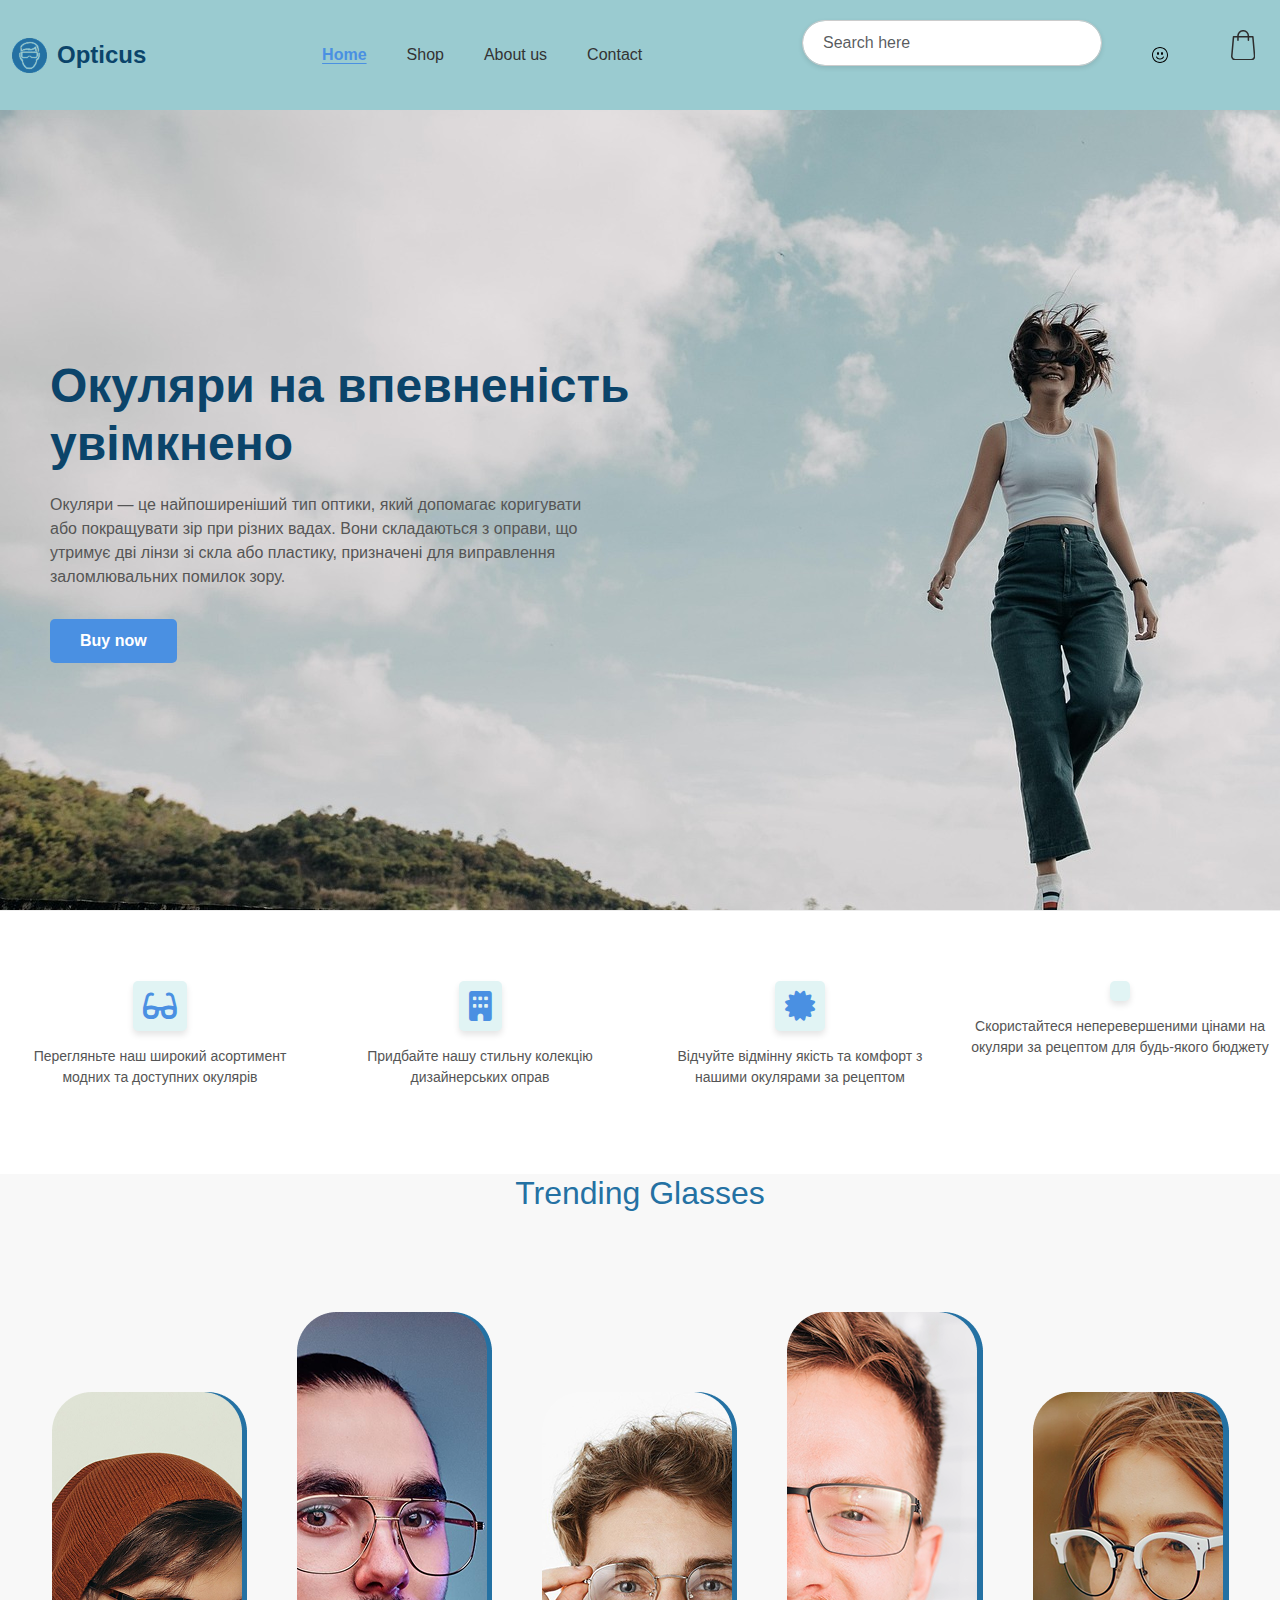
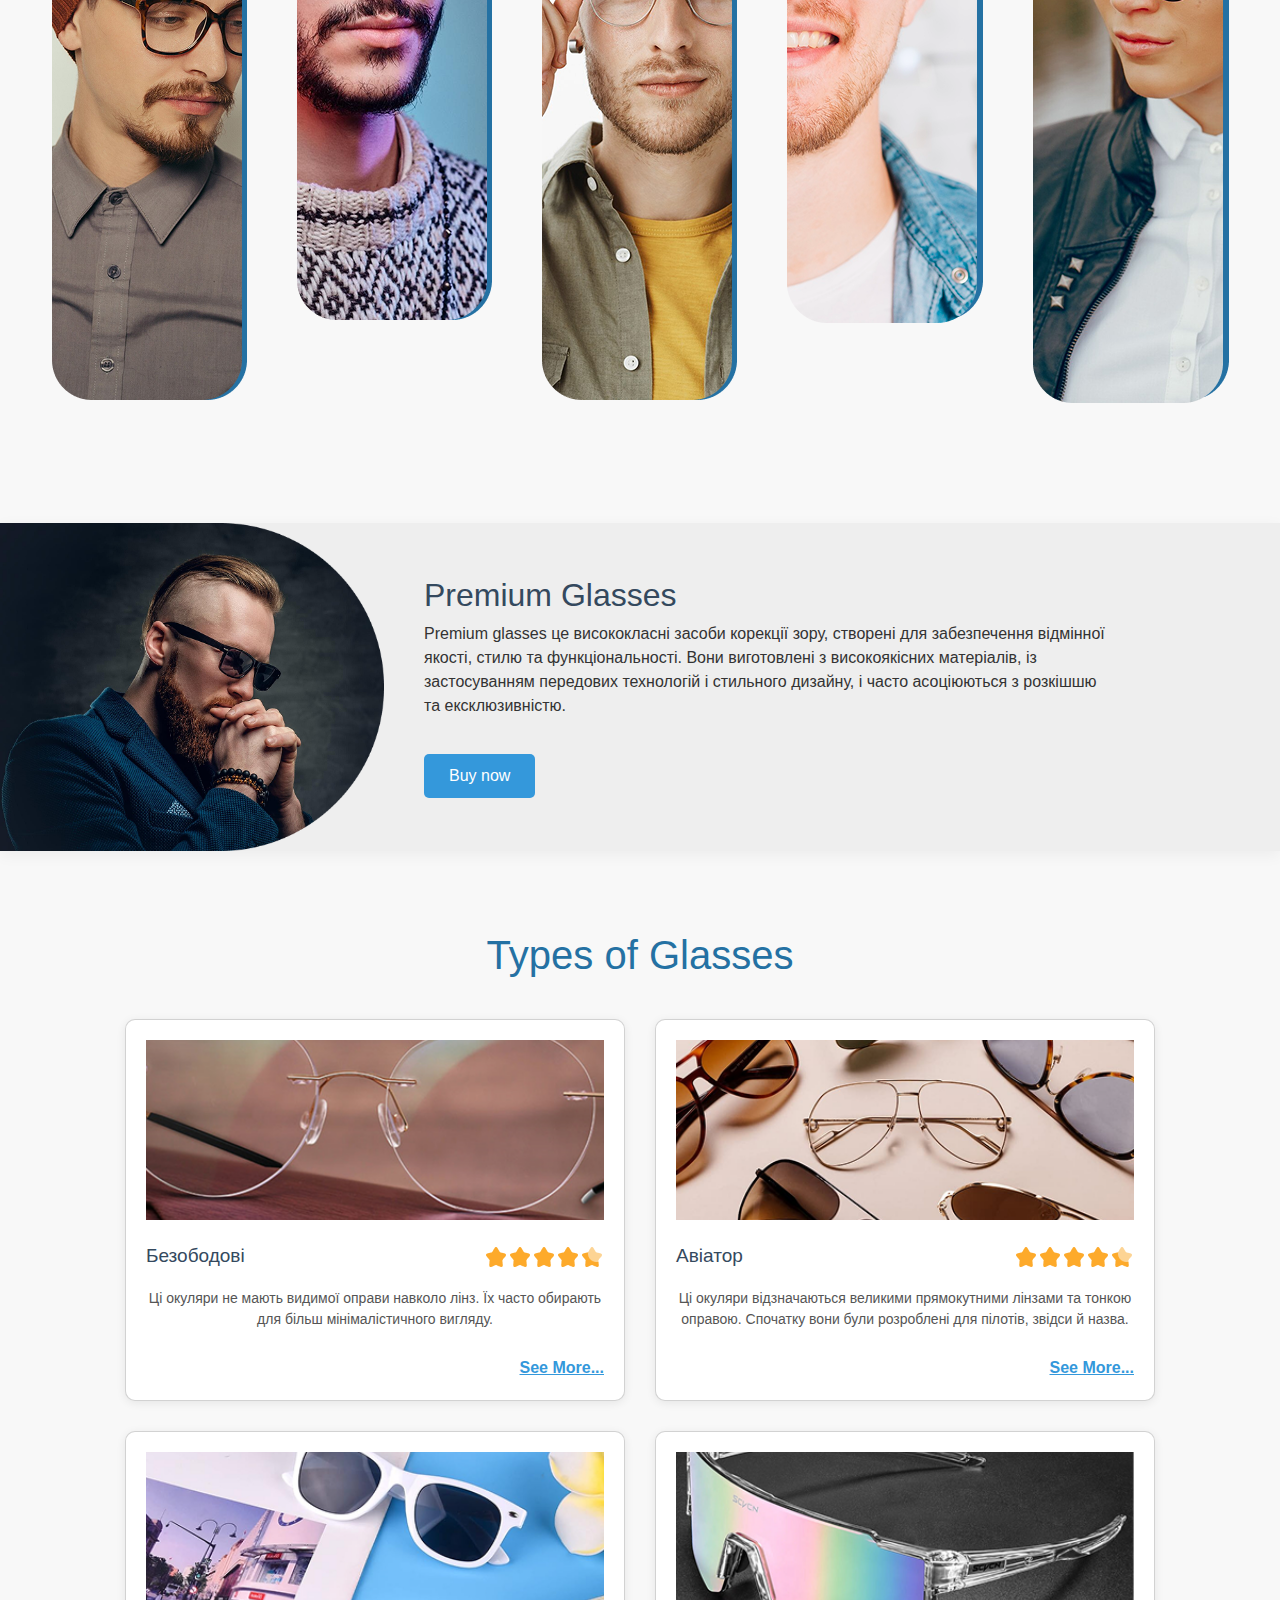
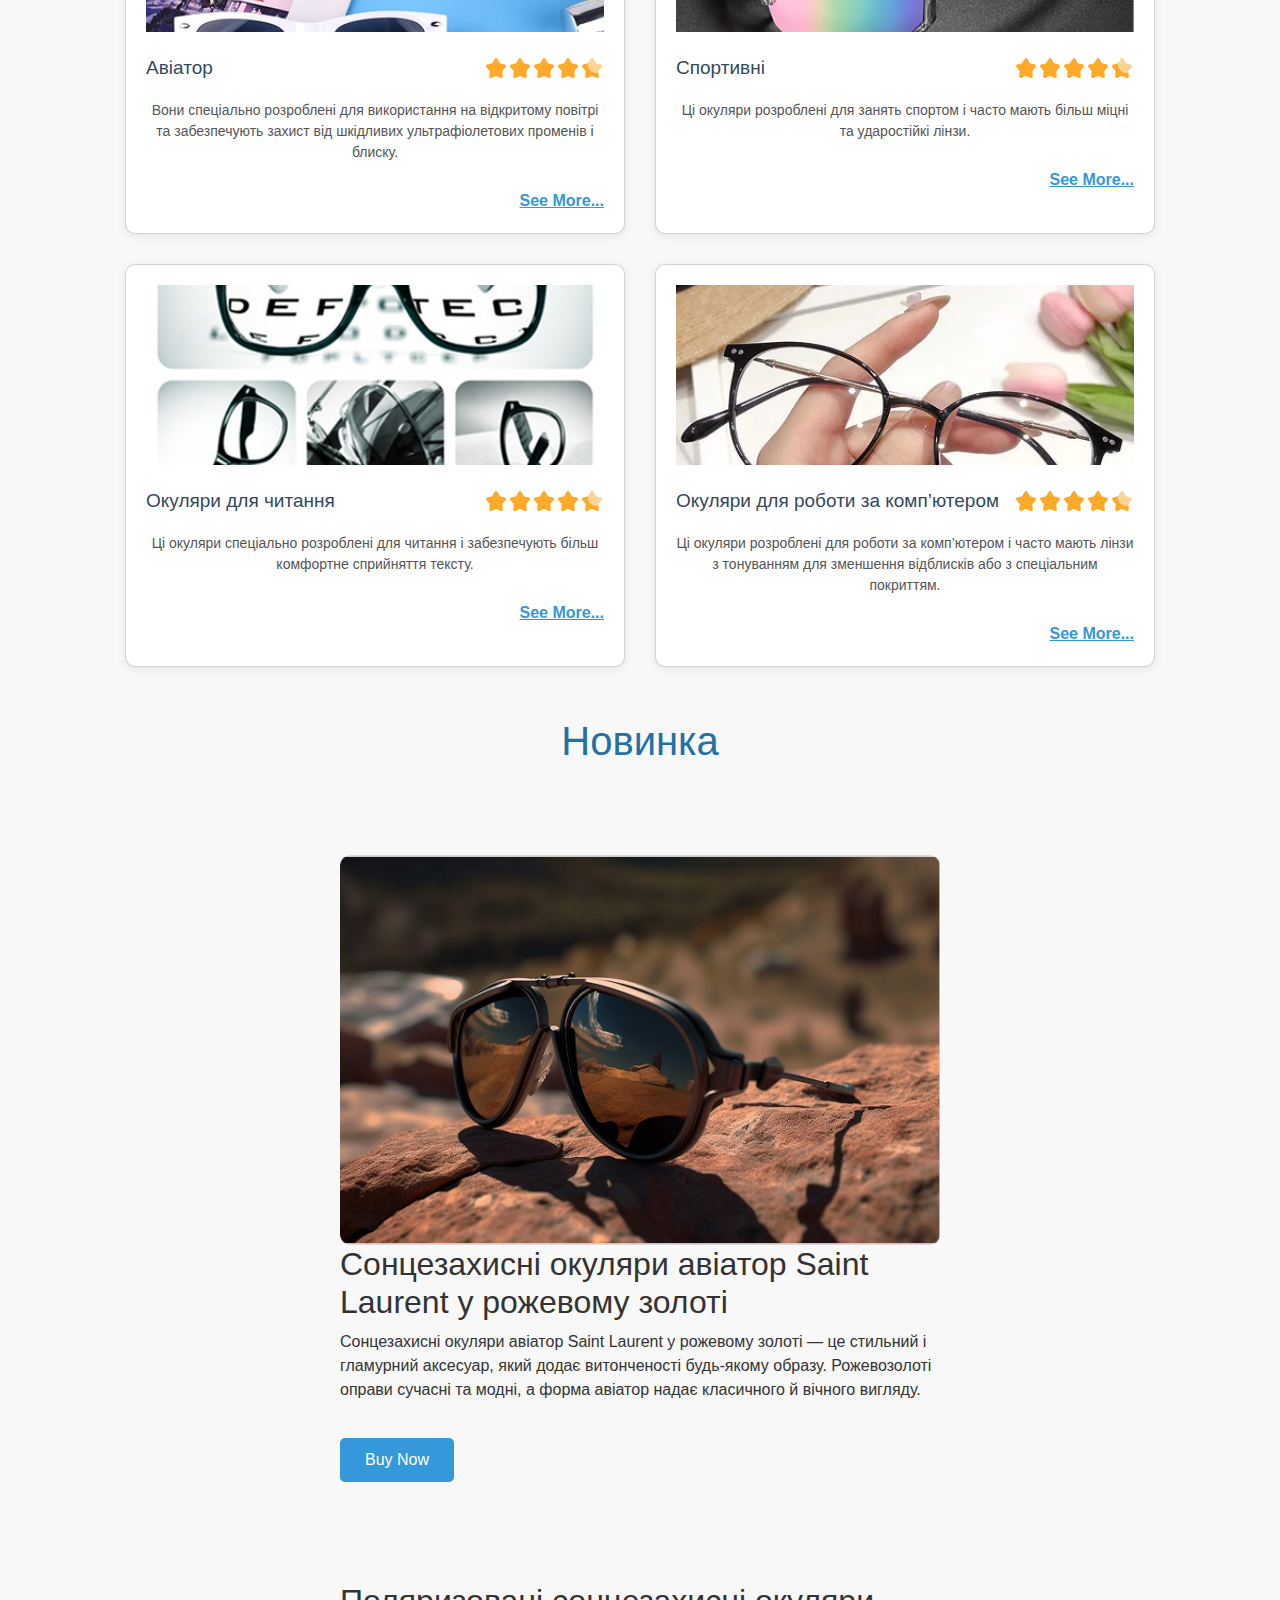
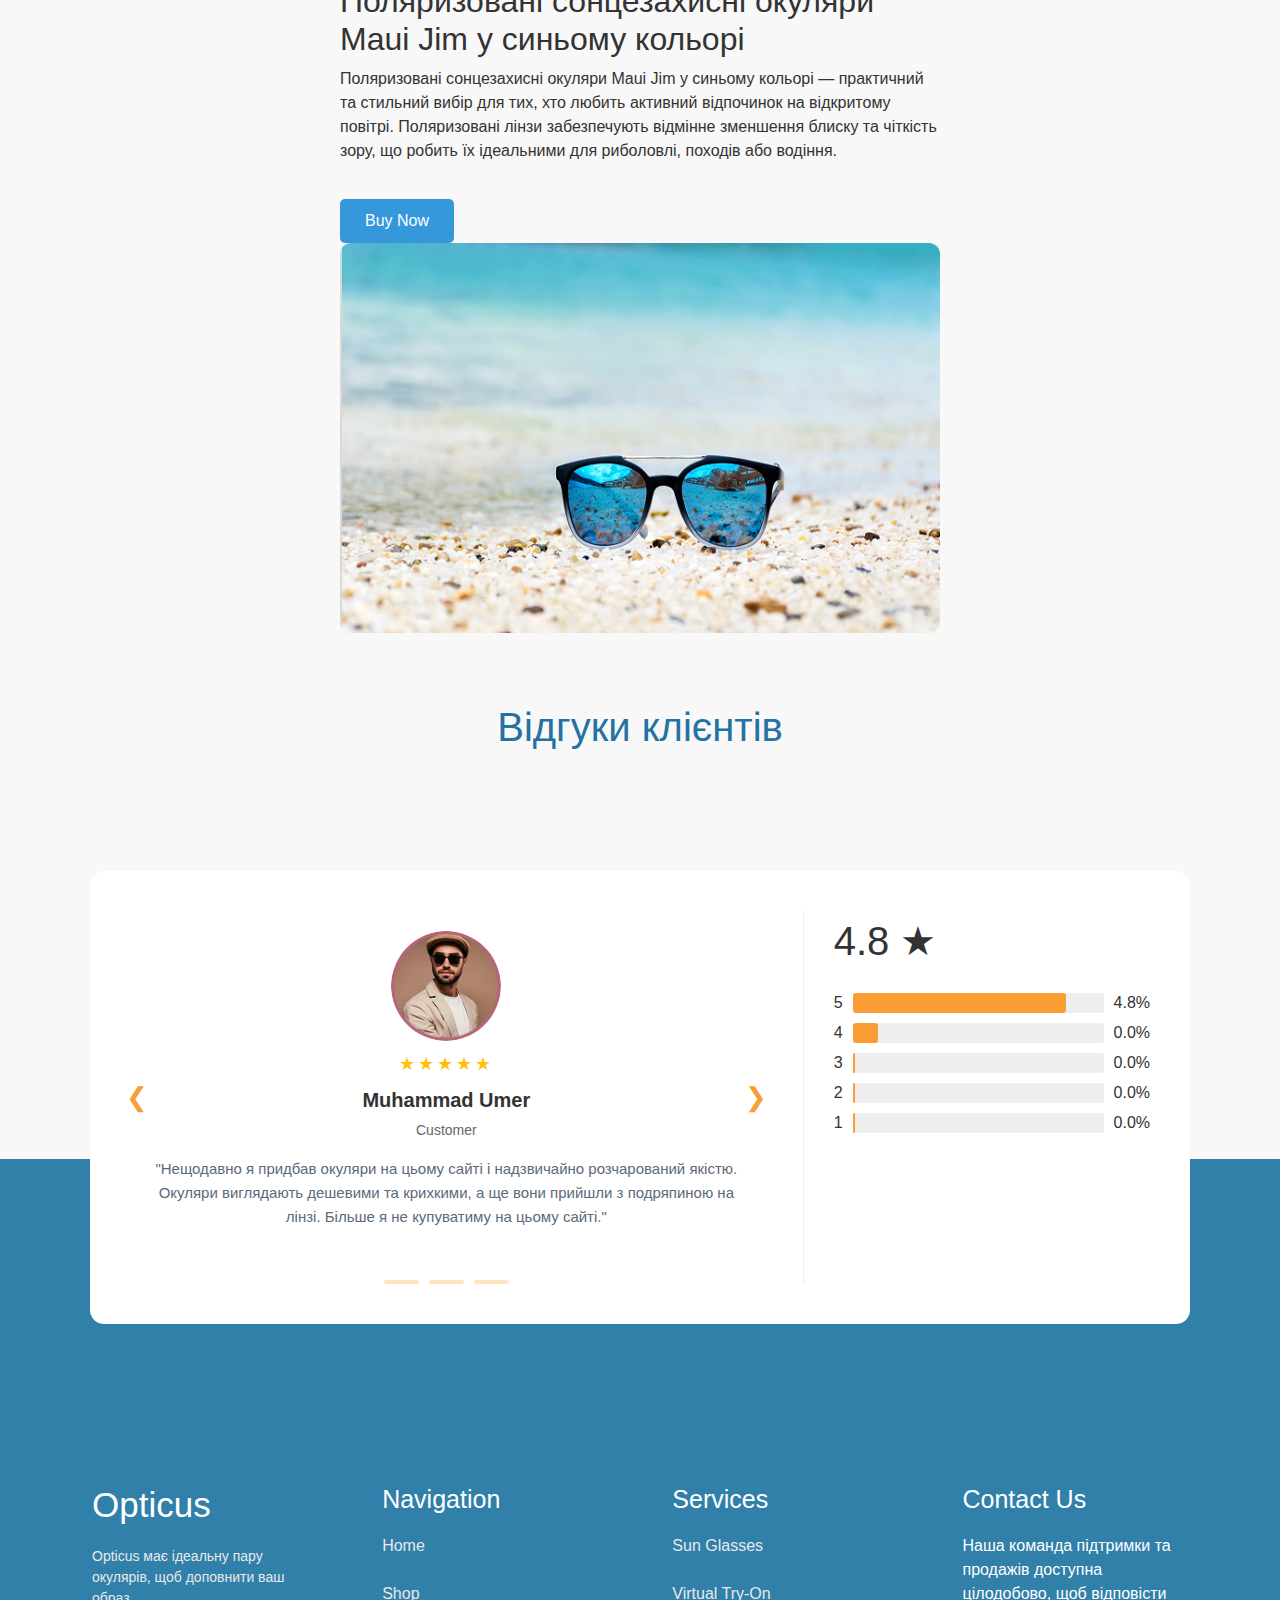
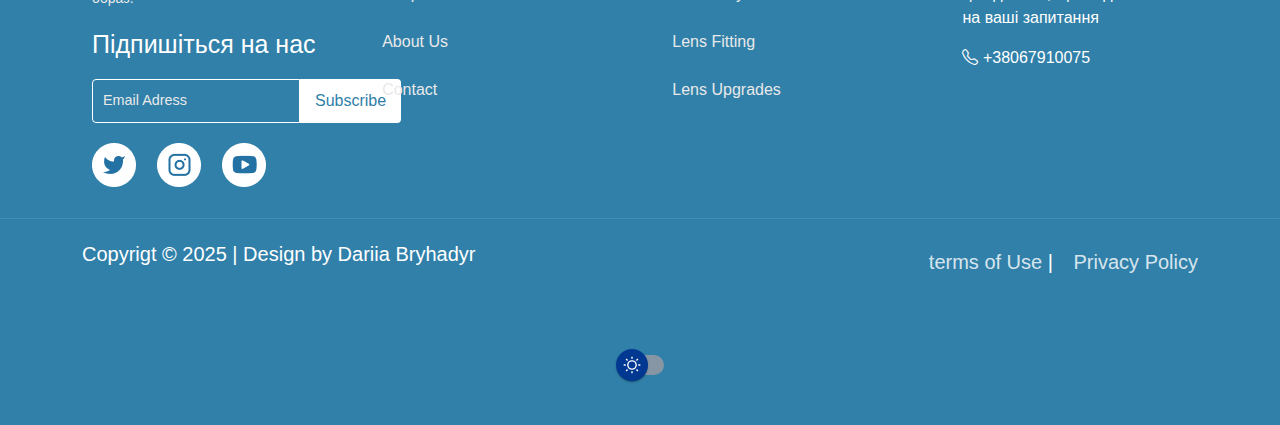
<file: index.html>
<!doctype html>
<html lang="uk">

<head>
    <meta charset="UTF-8">
    <meta name="viewport" content="width=device-width, initial-scale=1.0">
    <title>Opticus - Окуляри твоїх мрій</title>
    <link rel="stylesheet" href="https://cdn.jsdelivr.net/npm/bootstrap-icons@1.11.3/font/bootstrap-icons.min.css">
    <link href="https://cdn.jsdelivr.net/npm/bootstrap@5.3.3/dist/css/bootstrap.min.css" rel="stylesheet"
        integrity="sha384-QWTKZyjpPEjISv5WaRU9OFeRpok6YctnYmDr5pNlyT2bRjXh0JMhjY6hW+ALEwIH" crossorigin="anonymous">
    <link rel="stylesheet" href="https://cdnjs.cloudflare.com/ajax/libs/font-awesome/6.0.0-beta3/css/all.min.css">
    <link rel="stylesheet" href="style.css">
</head>

<body>

    <header class="navbar opticus-header">
        <div class="container-fluid container-xl">
            <a class="navbar-brand opticus-brand" href="index.html"><img class="logo" src="img/logo.png"> Opticus</a>

            <div class="opticus-center-block">
                <ul class="opticus-nav">
                    <li class="nat-item"><a class="nav-link current" href="index.html">Home</a></li>
                    <li class="nat-item"><a class="nav-link" href="index2.html">Shop</a></li>
                    <li class="nat-item"><a class="nav-link" href="#">About us</a></li>
                    <li class="nat-item"><a class="nav-link" href="#footer">Contact</a></li>
                </ul>
            </div>

            <div class="right-part">
                <div class="opticus-search-box">
                    <input class="form-control" type="search" placeholder="Search here" aria-label="Search">
                </div>

                <img src="img/account.svg">

                <button class="btn-cart" id="cartBtn">
                    <svg class="icon-cart" viewBox="0 0 24.38 30.52" height="30.52" width="24.38"
                        xmlns="http://www.w3.org/2000/svg">
                        <path transform="translate(-3.62 -0.85)"
                            d="M28,27.3,26.24,7.51a.75.75,0,0,0-.76-.69h-3.7a6,6,0,0,0-12,0H6.13a.76.76,0,0,0-.76.69L3.62,27.3v.07a4.29,4.29,0,0,0,4.52,4H23.48a4.29,4.29,0,0,0,4.52-4ZM15.81,2.37a4.47,4.47,0,0,1,4.46,4.45H11.35a4.47,4.47,0,0,1,4.46-4.45Zm7.67,27.48H8.13a2.79,2.79,0,0,1-3-2.45L6.83,8.34h3V11a.76.76,0,0,0,1.52,0V8.34h8.92V11a.76.76,0,0,0,1.52,0V8.34h3L26.48,27.4a2.79,2.79,0,0,1-3,2.44Zm0,0">
                        </path>
                    </svg>
                    <span class="cart-counter">0</span>
                </button>

            </div>
        </div>
    </header>
    <section class="first-section">
        <div class="first-section-text">
            <h1 class="first-section-title">
                Окуляри на впевненість <br>увімкнено
            </h1>
            <p class="first-section-description">
                Окуляри — це найпоширеніший тип оптики, який допомагає коригувати або покращувати зір при різних
                вадах. Вони складаються з оправи, що утримує дві лінзи зі скла або пластику, призначені для
                виправлення заломлювальних помилок зору.
            </p>
            <a href="#" class="btn first-section-btn">Buy now</a>
        </div>
    </section>

    <section class="features-section">
        <div class="container-xl">
            <div class="row text-center">
                <div class="col-md-3 feature-item">
                    <i class="fas fa-glasses feature-icon"></i>
                    <p>Перегляньте наш широкий асортимент модних та доступних окулярів</p>
                </div>
                <div class="col-md-3 feature-item">
                    <i class="fas fa-building feature-icon"></i>
                    <p>Придбайте нашу стильну колекцію дизайнерських оправ</p>
                </div>
                <div class="col-md-3 feature-item">
                    <i class="fas fa-certificate feature-icon"></i>
                    <p>Відчуйте відмінну якість та комфорт з нашими окулярами за рецептом</p>
                </div>
                <div class="col-md-3 feature-item">
                    <i class="fas fa-shopping feature-icon"></i>
                    <p>Скористайтеся неперевершеними цінами на окуляри за рецептом для будь-якого бюджету</p>
                </div>
            </div>
        </div>
    </section>
    <script src="https://cdn.jsdelivr.net/npm/bootstrap@5.3.3/dist/js/bootstrap.bundle.min.js"></script>
</body>

<section class="glasses">
    <h2>Trending Glasses</h2>
    <div class="five-blocks">
        <div class="first">
            <img src="img/2.png">
        </div>
        <div class="second">
            <img src="img/3.png">
        </div>
        <div class="third">
            <img src="img/4.png">
        </div>
        <div class="fourth">
            <img src="img/5.png">
        </div>
        <div class="fifth">
            <img src="img/6.png">
        </div>
    </div>
</section>

<section class="section-content">
    <div class="premium-banner">
        <div class="banner-image">
            <img src="img/7.png">
        </div>
        <div class="banner-text">
            <h2>Premium Glasses</h2>
            <p>Premium glasses це висококласні засоби корекції зору, створені для забезпечення відмінної якості, стилю
                та функціональності. Вони виготовлені з високоякісних матеріалів, із застосуванням передових технологій
                і стильного дизайну, і часто асоціюються з розкішшю та ексклюзивністю.</p>
            <button class="buy-button">Buy now</button>
        </div>
    </div>
</section>

<h2 class="types-heading">Types of Glasses</h2>
<div class="glasses-blocks">

    <div class="card">
        <div class="card-image">
            <img src="img/8.png" alt="Безободові окуляри">
        </div>
        <div class="rating">
            <h3>Безободові</h3><img src="img/12.png">
        </div>
        <p>Ці окуляри не мають видимої оправи навколо лінз. Їх часто обирають для більш мінімалістичного вигляду.</p>
        <a href="#">See More...</a>
    </div>

    <div class="card">
        <div class="card-image">
            <img src="img/9.png" alt="Окуляри Авіатор">
        </div>
        <div class="rating">
            <h3>Авіатор</h3><img src="img/12.png">
        </div>
        <p>Ці окуляри відзначаються великими прямокутними лінзами та тонкою оправою. Спочатку вони були розроблені для
            пілотів, звідси й назва.</p>
        <a href="#">See More...</a>
    </div>

    <div class="card">
        <div class="card-image">
            <img src="img/10.png" alt="Сонцезахисні окуляри">
        </div>
        <div class="rating">
            <h3>Авіатор</h3><img src="img/12.png">
        </div>
        <p>Вони спеціально розроблені для використання на відкритому повітрі та забезпечують захист від шкідливих
            ультрафіолетових променів і блиску.</p>
        <a href="#">See More...</a>
    </div>

    <div class="card">
        <div class="card-image">
            <img src="img/11.png" alt="Спортивні окуляри">
        </div>
        <div class="rating">
            <h3>Спортивні</h3><img src="img/12.png">
        </div>
        <p>Ці окуляри розроблені для занять спортом і часто мають більш міцні та ударостійкі лінзи.</p>
        <a href="#">See More...</a>
    </div>

    <div class="card">
        <div class="card-image">
            <img src="img/13.png" alt="Окуляри для читання">
        </div>
        <div class="rating">
            <h3>Окуляри для читання</h3><img src="img/12.png">
        </div>
        <p>Ці окуляри спеціально розроблені для читання і забезпечують більш комфортне сприйняття тексту.</p>
        <a href="#">See More...</a>
    </div>

    <div class="card">
        <div class="card-image">
            <img src="img/14.png" alt="Окуляри для роботи за комп’ютером">
        </div>
        <div class="rating">
            <h3>Окуляри для роботи за комп’ютером</h3><img src="img/12.png">
        </div>
        <p>Ці окуляри розроблені для роботи за комп’ютером і часто мають лінзи з тонуванням для зменшення відблисків або
            з спеціальним покриттям.</p>
        <a href="#">See More...</a>
    </div>
</div>
    


    <section class="news">
        <h2 class="types-heading">Новинка</h2>
        <div class="news-first-row">
            <div>
                <img src="img/15.png">
            </div>
            <div class="news-text">
                <h2>Сонцезахисні окуляри авіатор Saint Laurent у рожевому золоті</h2>
                <p>Сонцезахисні окуляри авіатор Saint Laurent у рожевому золоті — це стильний і гламурний аксесуар, який
                    додає витонченості будь-якому образу. Рожевозолоті оправи сучасні та модні, а форма авіатор надає
                    класичного й вічного вигляду.</p>
                <button class="buy-button">Buy Now</button>
            </div>
        </div>
        <div class="news-second-row">
            <div class="news-text">
                <h2>Поляризовані сонцезахисні окуляри Maui Jim у синьому кольорі</h2>
                <p>Поляризовані сонцезахисні окуляри Maui Jim у синьому кольорі — практичний та стильний вибір для тих,
                    хто любить активний відпочинок на відкритому повітрі. Поляризовані лінзи забезпечують відмінне
                    зменшення блиску та чіткість зору, що робить їх ідеальними для риболовлі, походів або водіння.</p>
                <button class="buy-button">Buy Now</button>
            </div>
            <div>
                <img src="img/16.png">
            </div>
        </div>
    </section>


    <h2 class="types-heading">Відгуки клієнтів</h2>


    <section class="reviews-section">
        <div class="reviews-wrapper">


            <!-- ----------- ЛІВА ЧАСТИНА — КАРУСЕЛЬ ----------- -->
            <div class="review-carousel">


                <div class="carousel-track-container">
                    <div class="carousel-track">


                        <!-- СЛАЙД 1 -->
                        <div class="review-slide">
                            <img src="img/17.png" class="avatar">
                            <div class="stars">★★★★★</div>
                            <h3 class="name">Muhammad Umer</h3>
                            <p class="role">Customer</p>


                            <p class="text">
                                "Нещодавно я придбав окуляри на цьому сайті і надзвичайно розчарований якістю. Окуляри
                                виглядають дешевими та крихкими, а ще вони прийшли з подряпиною на лінзі. Більше я не
                                купуватиму на цьому сайті."
                            </p>
                        </div>


                        <!-- СЛАЙД 2 -->
                        <div class="review-slide">
                            <img src="img/17.png" class="avatar">
                            <div class="stars">★★★★★</div>
                            <h3 class="name">Anna Kowalchuk</h3>
                            <p class="role">Verified Buyer</p>


                            <p class="text">
                                "Я дуже задоволена своєю покупкою..."
                            </p>
                        </div>


                        <!-- СЛАЙД 3 -->
                        <div class="review-slide">
                            <img src="img/17.png" class="avatar">
                            <div class="stars">★★★★☆</div>
                            <h3 class="name">Oleg Bilyi</h3>
                            <p class="role">New User</p>


                            <p class="text">
                                "Гарний вибір, але доставка зайняла..."
                            </p>
                        </div>


                    </div>
                </div>


                <!-- Крапки -->
                <div class="dots">
                    <span class="dot active" data-index="0"></span>
                    <span class="dot" data-index="1"></span>
                    <span class="dot" data-index="2"></span>
                </div>


                <!-- Стрілки -->
                <button class="arrow prev">❮</button>
                <button class="arrow next">❯</button>
            </div>


            <!-- ----------- ПРАВА ЧАСТИНА — СТАТИЧНА ----------- -->
            <div class="review-static">
                <div class="rating-value">4.8 ★</div>


                <div class="rating-row">
                    <span>5</span>
                    <div class="bar"><span style="width: 85%"></span></div>
                    <span>4.8%</span>
                </div>


                <div class="rating-row">
                    <span>4</span>
                    <div class="bar"><span style="width: 10%"></span></div>
                    <span>0.0%</span>
                </div>


                <div class="rating-row">
                    <span>3</span>
                    <div class="bar"><span style="width: 1%"></span></div>
                    <span>0.0%</span>
                </div>


                <div class="rating-row">
                    <span>2</span>
                    <div class="bar"><span style="width: 1%"></span></div>
                    <span>0.0%</span>
                </div>


                <div class="rating-row">
                    <span>1</span>
                    <div class="bar"><span style="width: 1%"></span></div>
                    <span>0.0%</span>
                </div>
            </div>


        </div>
    </section>


    <footer class="footer" id="footer">
        <div class="container footer-content">

            <div class="footer-col footer-opticus">
                <h3>Opticus</h3>
                <p>Opticus має ідеальну пару окулярів, щоб доповнити ваш образ.</p>
                <h4>Підпишіться на нас</h4>
                <form class="subscribe-form">
                    <input class="email" type="email" placeholder="Email Adress">
                    <button type="submit">Subscribe</button>
                </form>
                <div class="social-links">
                    <a href="#" class="social-icon"><img src="img/Icon 03.png"></a>
                    <a href="#" class="social-icon"><img src="img/Icon 02.png"></a>
                    <a href="#" class="social-icon"><img src="img/Icon 01.png"></a>
                </div>
            </div>

            <div class="footer-col">
                <h4>Navigation</h4>
                <div class="footer-links">
                    <a href="#">Home</a><br><br>
                    <a href="#">Shop</a><br><br>
                    <a href="#">About Us</a><br><br>
                    <a href="#">Contact</a><br><br>
                </div>
            </div>

            <div class="footer-col">
                <h4>Services</h4>
                <div class="footer-links">
                    <a href="#">Sun Glasses</a><br><br>
                    <a href="#">Virtual Try-On</a><br><br>
                    <a href="#">Lens Fitting</a><br><br>
                    <a href="#">Lens Upgrades</a><br><br>
                </div>
            </div>

            <div class="footer-col">
                <h4>Contact Us</h4>
                <p>Наша команда підтримки та продажів доступна цілодобово, щоб відповісти на ваші запитання</p>
                <p class="contact-detail">
                    <i class="bi bi-telephone"></i> +38067910075
                </p>
            </div>
        </div>

        <div class="footer-bottom">
            <div class="container footer-bottom-content">
                <p>Copyrigt © 2025 | Design by Dariia Bryhadyr</p>
                <div class="footer-legal">
                    <a href="#">terms of Use</a>
                    <span>|</span>
                    <a href="#">Privacy Policy</a>
                </div>
            </div>
        </div>
        <div class="toggle">
            <label class="ui-switch">
                <input type="checkbox" id="themeToggle">
                <div class="slider">
                    <div class="circle"></div>
                </div>
            </label>
        </div>
    </footer>
    <script src="script.js"></script>

</div>

</html>
</file>
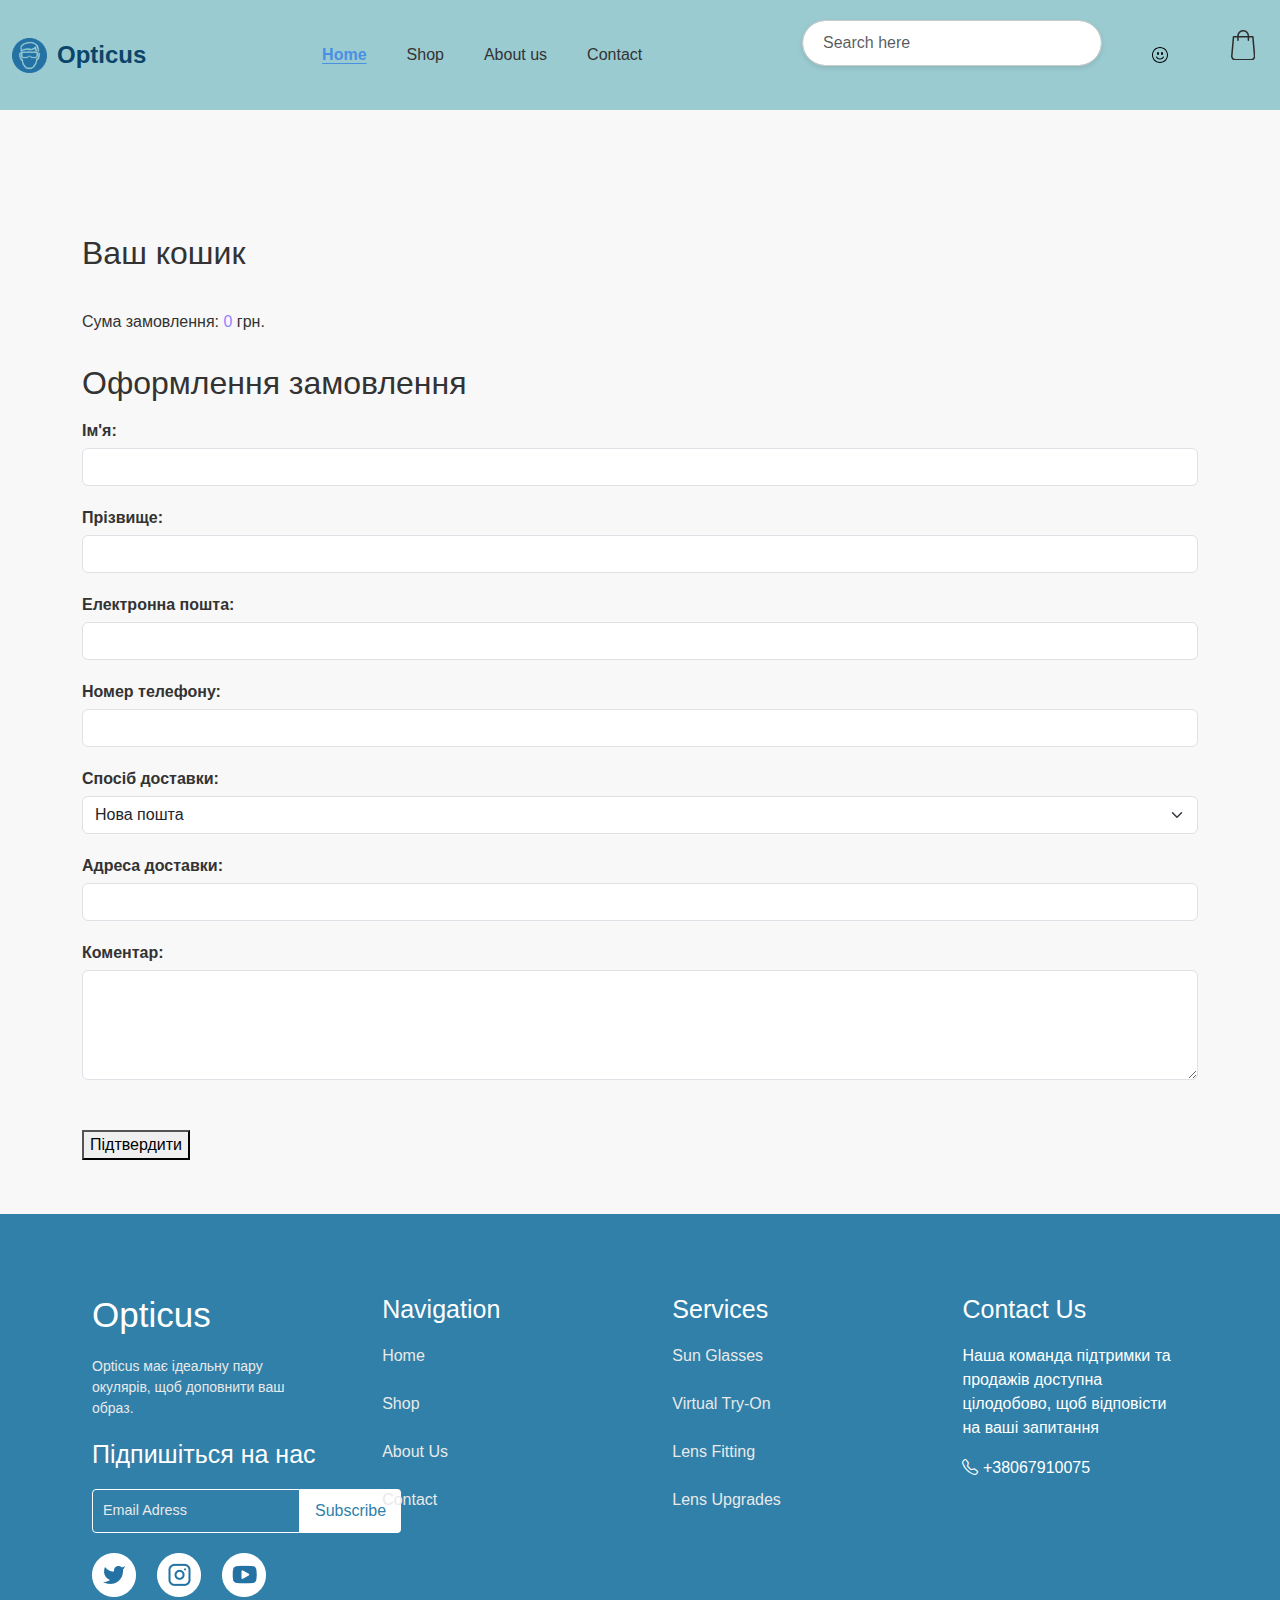
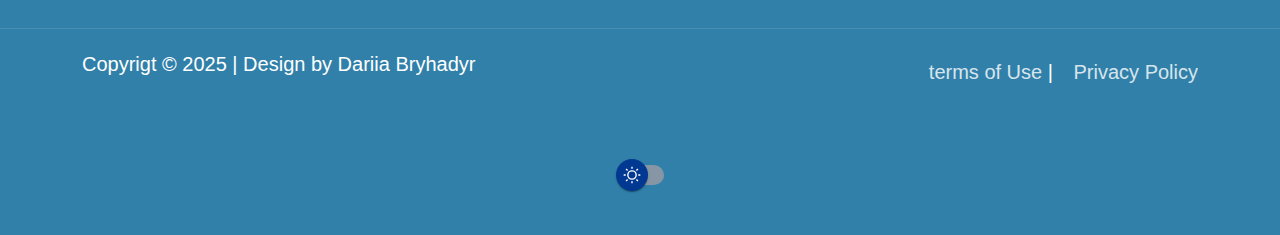
<file: card.html>
<!doctype html>
<html lang="uk">

<head>
    <meta charset="UTF-8">
    <meta name="viewport" content="width=device-width, initial-scale=1.0">
    <title>Opticus - Окуляри твоїх мрій</title>
    <link rel="stylesheet" href="https://cdn.jsdelivr.net/npm/bootstrap-icons@1.11.3/font/bootstrap-icons.min.css">
    <link href="https://cdn.jsdelivr.net/npm/bootstrap@5.3.3/dist/css/bootstrap.min.css" rel="stylesheet"
        integrity="sha384-QWTKZyjpPEjISv5WaRU9OFeRpok6YctnYmDr5pNlyT2bRjXh0JMhjY6hW+ALEwIH" crossorigin="anonymous">
    <link rel="stylesheet" href="https://cdnjs.cloudflare.com/ajax/libs/font-awesome/6.0.0-beta3/css/all.min.css">
    <link rel="stylesheet" href="style.css">
    <link rel="stylesheet" href="card.css"> 
</head>

<body>

    <header class="navbar opticus-header">
        <div class="container-fluid container-xl">
            <a class="navbar-brand opticus-brand" href="index.html"><img class="logo" src="img/logo.png"> Opticus</a>

            <div class="opticus-center-block">
                <ul class="opticus-nav">
                    <li class="nat-item"><a class="nav-link current" href="index.html">Home</a></li>
                    <li class="nat-item"><a class="nav-link" href="index2.html">Shop</a></li>
                    <li class="nat-item"><a class="nav-link" href="#">About us</a></li>
                    <li class="nat-item"><a class="nav-link" href="#footer">Contact</a></li>
                </ul>
            </div>

            <div class="right-part">
                <div class="opticus-search-box">
                    <input class="form-control" type="search" placeholder="Search here" aria-label="Search">
                </div>
                
                    <img src="img/account.svg">
                    <button class="btn-cart" id="cartBtn">
            <svg class="icon-cart" viewBox="0 0 24.38 30.52" height="30.52" width="24.38"
                xmlns="http://www.w3.org/2000/svg">
                <path transform="translate(-3.62 -0.85)"
                    d="M28,27.3,26.24,7.51a.75.75,0,0,0-.76-.69h-3.7a6,6,0,0,0-12,0H6.13a.76.76,0,0,0-.76.69L3.62,27.3v.07a4.29,4.29,0,0,0,4.52,4H23.48a4.29,4.29,0,0,0,4.52-4ZM15.81,2.37a4.47,4.47,0,0,1,4.46,4.45H11.35a4.47,4.47,0,0,1,4.46-4.45Zm7.67,27.48H8.13a2.79,2.79,0,0,1-3-2.45L6.83,8.34h3V11a.76.76,0,0,0,1.52,0V8.34h8.92V11a.76.76,0,0,0,1.52,0V8.34h3L26.48,27.4a2.79,2.79,0,0,1-3,2.44Zm0,0">
                </path>
            </svg>
            <span class="cart-counter">0</span>
        </button>
                
            </div>
        </div>
    </header>

    <main class="container cart-page">


    <section class="cart py-4">
      <h2>Ваш кошик</h2>
      <div class="cart-items-list">
        У кошику ще немає товарів
      </div>
      <div class="margin-y">
        Сума замовлення: <span class="cart-total">0</span> грн.
      </div>
      
      <h2>Оформлення замовлення</h2>
      <form class="order-form" action="" method="post">
        <div class="form-group mt-3">
          <label for="firstName">Ім'я:</label>
          <input class="form-control" type="text" id="firstName" name="firstName" required>
        </div>
 
        <div class="form-group mt-3">
          <label for="lastName">Прізвище:</label>
          <input class="form-control" type="text" id="lastName" name="lastName" required>
        </div>
 
        <div class="form-group mt-3">
          <label for="email">Електронна пошта:</label>
          <input class="form-control" type="email" id="email" name="email" required>
        </div>
 
        <div class="form-group mt-3">
          <label for="phone">Номер телефону:</label>
          <input class="form-control" type="tel" id="phone" name="phone" required>
        </div>
 
        <div class="form-group mt-3">
          <label for="deliveryMethod">Спосіб доставки:</label>
          <select class="form-select" id="deliveryMethod" name="deliveryMethod" required>
            <option value="standard">Нова пошта</option>
            <option value="express">Укрпошта</option>
          </select>
        </div>
 
        <div class="form-group mt-3">
          <label for="address">Адреса доставки:</label>
          <input class="form-control" type="text" id="address" name="address"  required>
        </div>
 
        <div class="form-group mt-3">
          <label for="comment">Коментар:</label>
          <textarea class="form-control" id="comment" name="comment" rows="4"></textarea>
        </div>
        <button  type="submit" class="cart-btn margin-y">Підтвердити</button>
 
      </form>
    </section>


  </main>

    <footer class="footer" id="footer">
        <div class="container footer-content">

            <div class="footer-col footer-opticus">
                <h3>Opticus</h3>
                <p>Opticus має ідеальну пару окулярів, щоб доповнити ваш образ.</p>
                <h4>Підпишіться на нас</h4>
                <form class="subscribe-form">
                    <input class="email" type="email" placeholder="Email Adress">
                    <button type="submit">Subscribe</button>
                </form>
                <div class="social-links">
                    <a href="#" class="social-icon"><img src="img/Icon 03.png"></a>
                    <a href="#" class="social-icon"><img src="img/Icon 02.png"></a>
                    <a href="#" class="social-icon"><img src="img/Icon 01.png"></a>
                </div>
            </div>

            <div class="footer-col">
                <h4>Navigation</h4>
                <div class="footer-links">
                    <a href="#">Home</a><br><br>
                    <a href="#">Shop</a><br><br>
                    <a href="#">About Us</a><br><br>
                    <a href="#">Contact</a><br><br>
                </div>
            </div>

            <div class="footer-col">
                <h4>Services</h4>
                <div class="footer-links">
                    <a href="#">Sun Glasses</a><br><br>
                    <a href="#">Virtual Try-On</a><br><br>
                    <a href="#">Lens Fitting</a><br><br>
                    <a href="#">Lens Upgrades</a><br><br>
                </div>
            </div>

            <div class="footer-col">
                <h4>Contact Us</h4>
                <p>Наша команда підтримки та продажів доступна цілодобово, щоб відповісти на ваші запитання</p>
                <p class="contact-detail">
                    <i class="bi bi-telephone"></i> +38067910075
                </p>
            </div>
        </div>

        <div class="footer-bottom">
            <div class="container footer-bottom-content">
                <p>Copyrigt © 2025 | Design by Dariia Bryhadyr</p>
                <div class="footer-legal">
                    <a href="#">terms of Use</a>
                    <span>|</span>
                    <a href="#">Privacy Policy</a>
                </div>
            </div>
        </div>
        <div class="toggle">
            <label class="ui-switch">
                <input type="checkbox" id="themeToggle">
                <div class="slider">
                    <div class="circle"></div>
                </div>
            </label>
        </div>
    </footer>
    <script src="script.js"></script>
    <script src="card.js"></script>
</div>

</html>
</file>
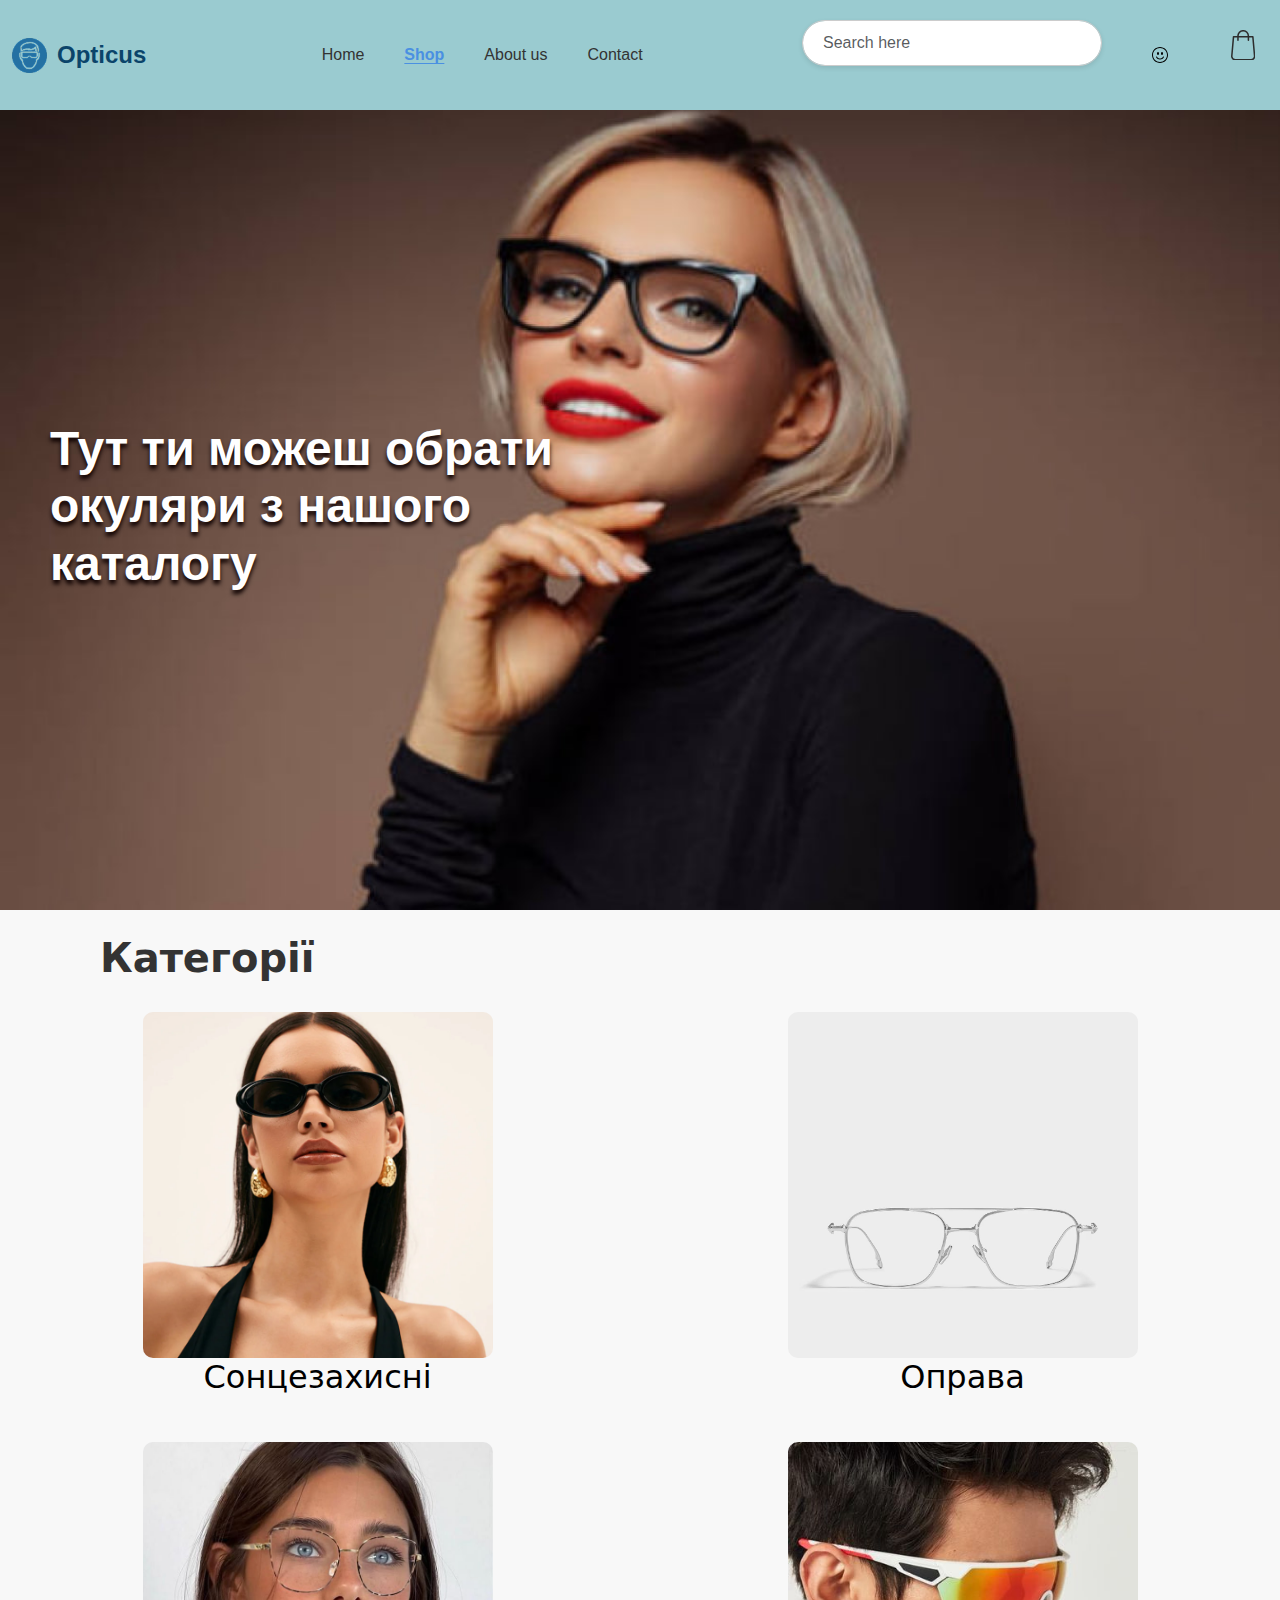
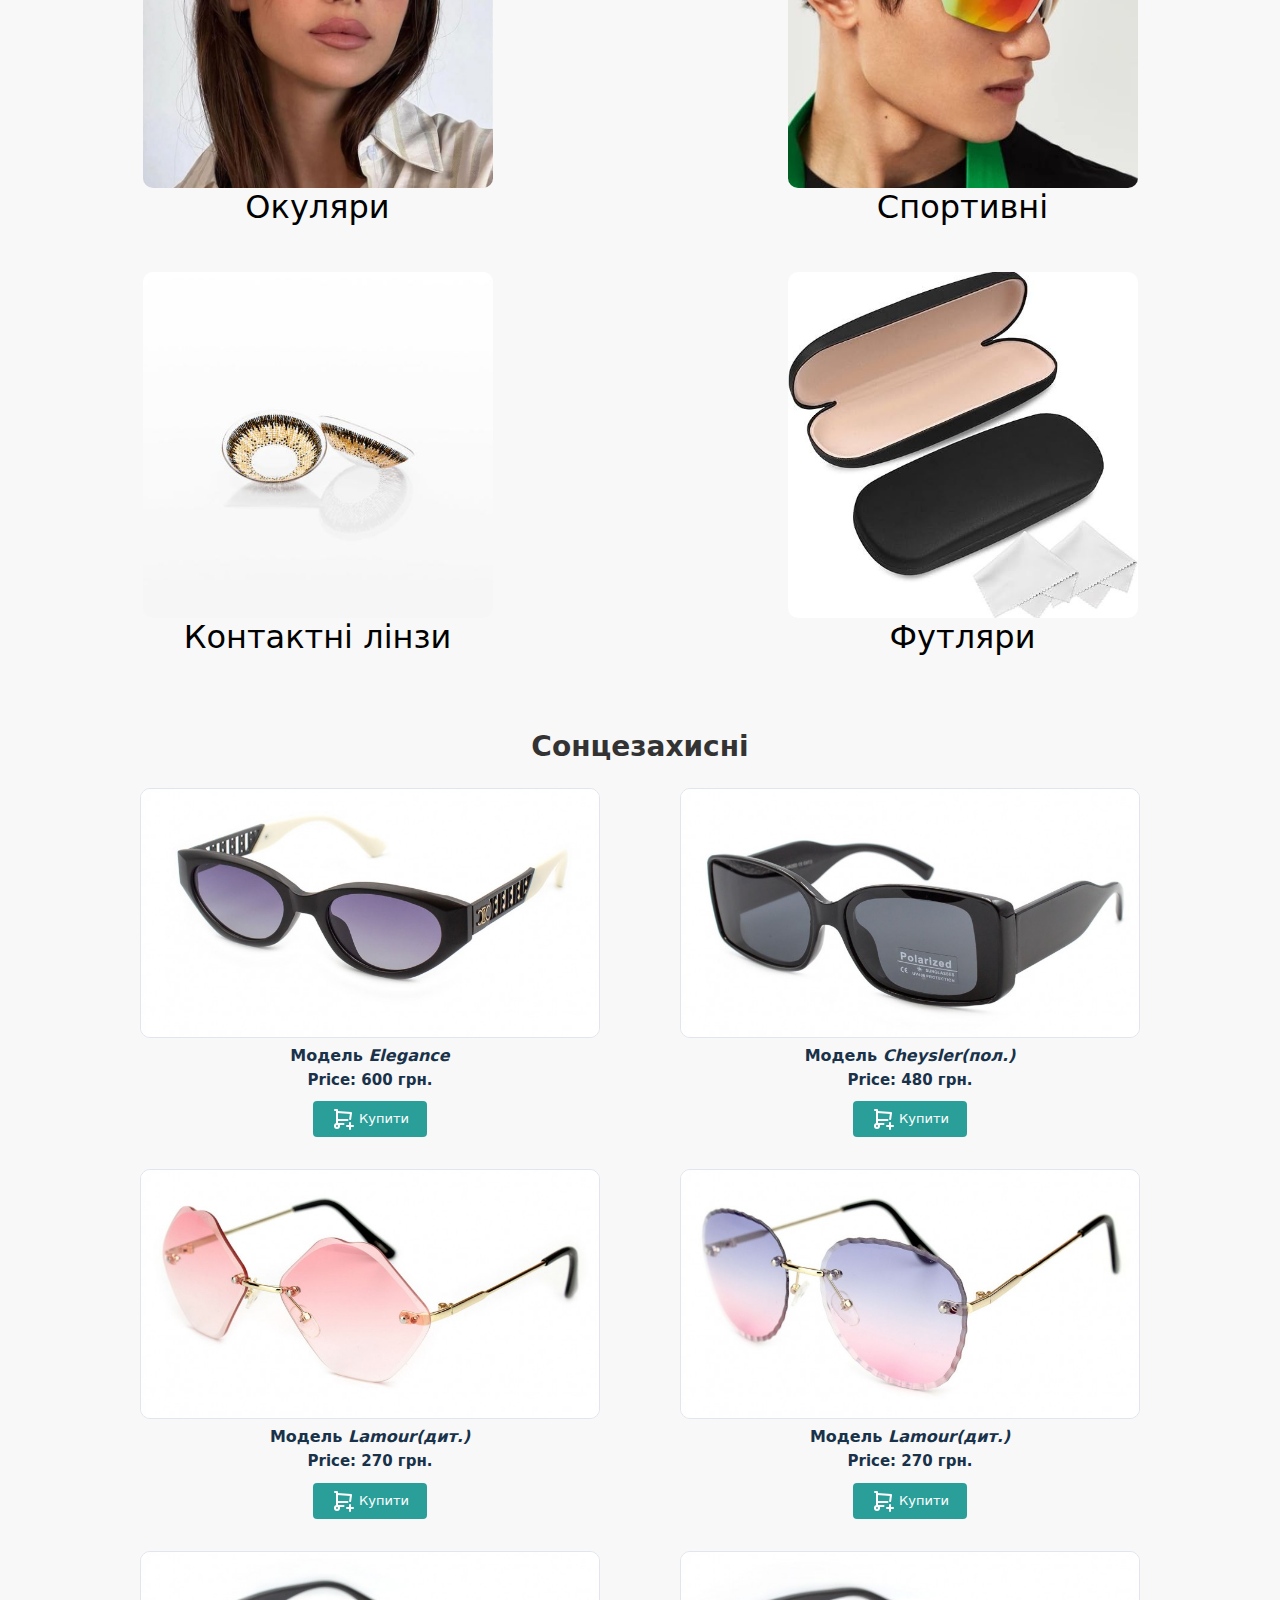
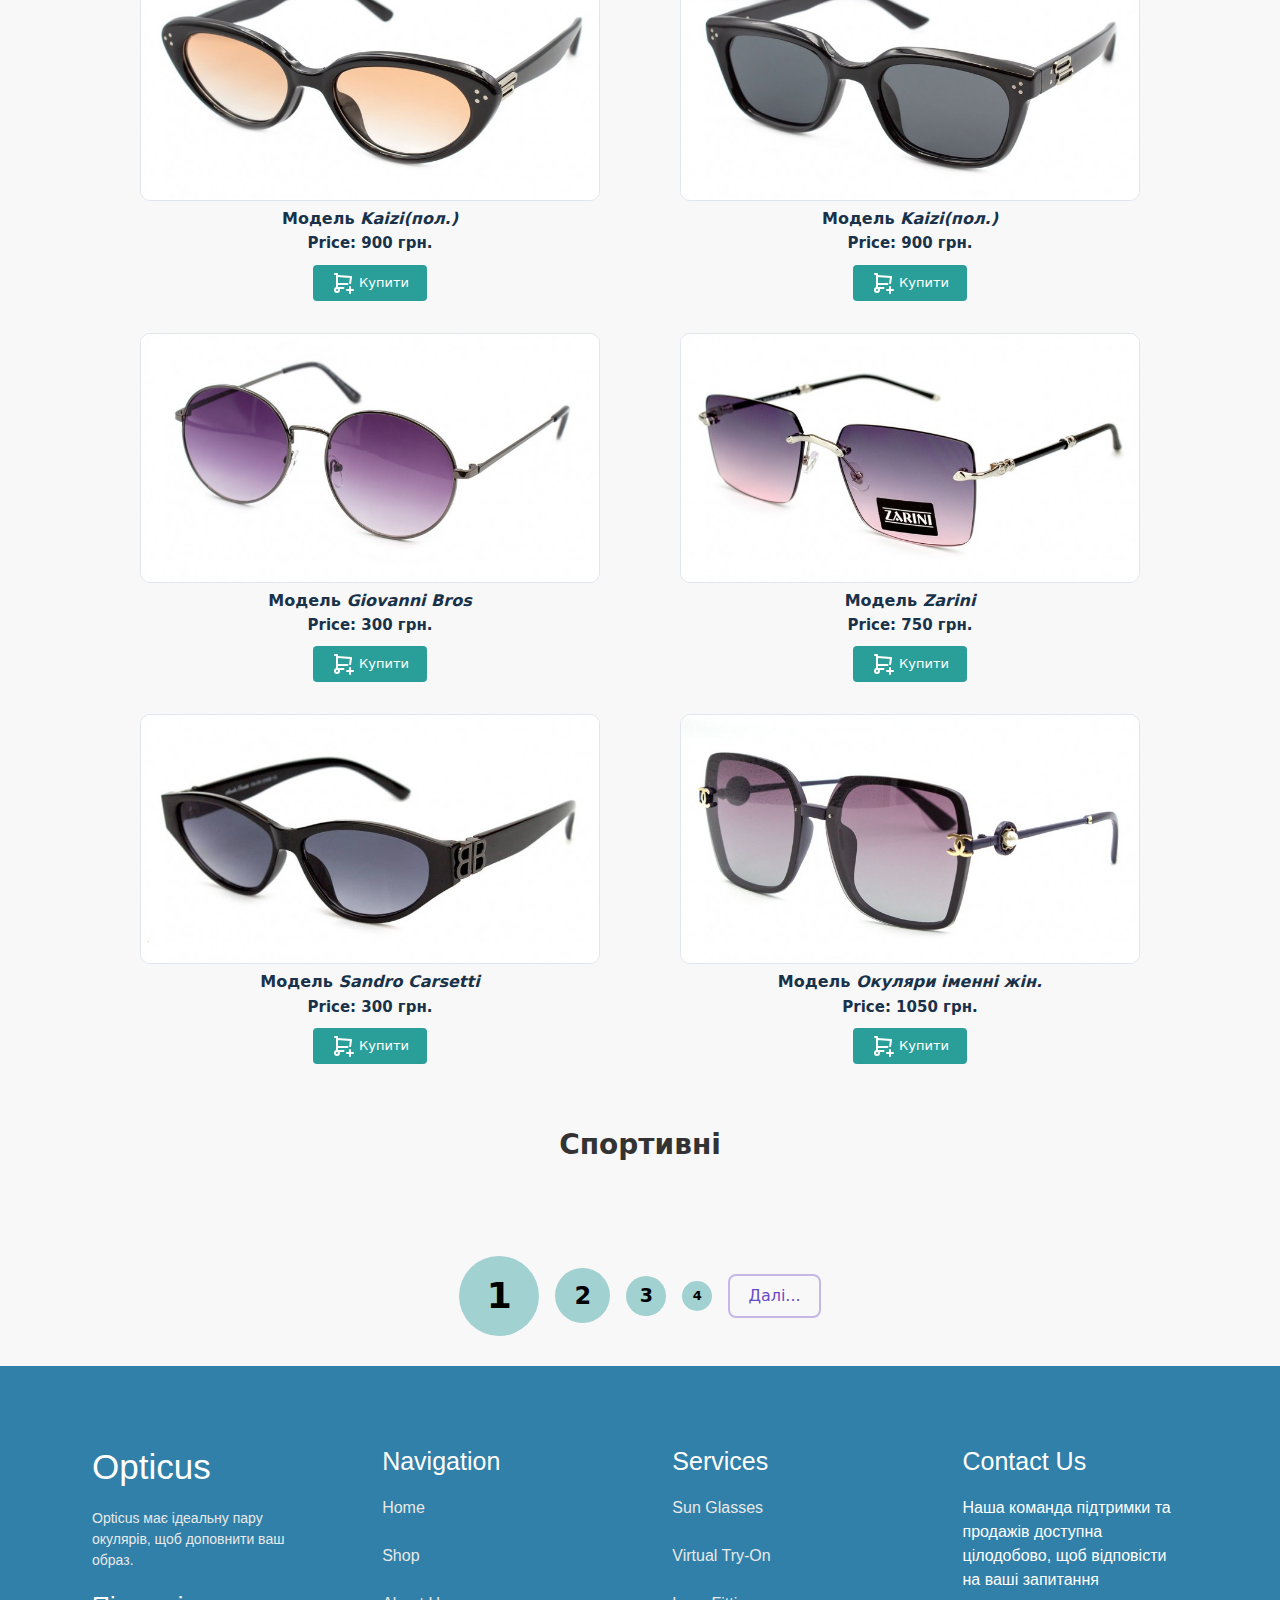
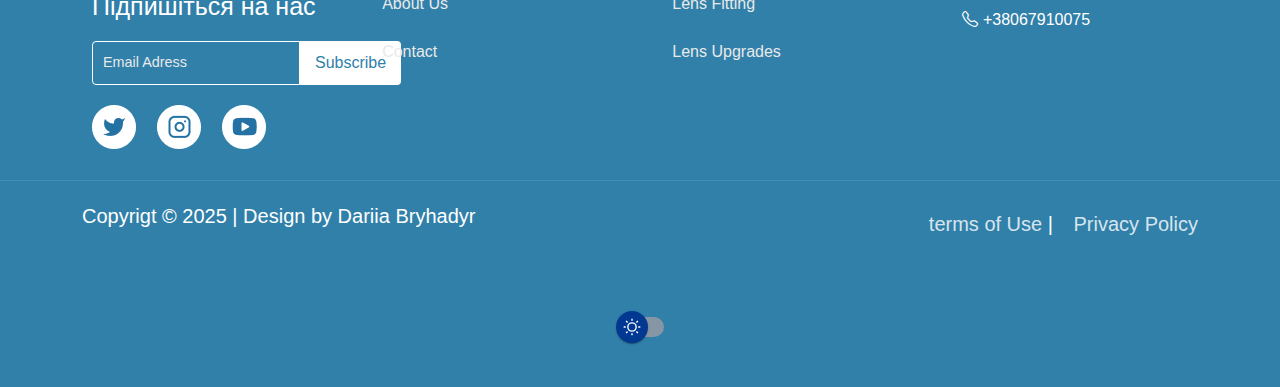
<file: index2.html>
<!doctype html>
<html lang="uk">

<head>
    <meta charset="UTF-8">
    <meta name="viewport" content="width=device-width, initial-scale=1.0">
    <title>Opticus - Окуляри твоїх мрій</title>
    <link rel="stylesheet" href="https://cdn.jsdelivr.net/npm/bootstrap-icons@1.11.3/font/bootstrap-icons.min.css">
    <link href="https://cdn.jsdelivr.net/npm/bootstrap@5.3.3/dist/css/bootstrap.min.css" rel="stylesheet"
        integrity="sha384-QWTKZyjpPEjISv5WaRU9OFeRpok6YctnYmDr5pNlyT2bRjXh0JMhjY6hW+ALEwIH" crossorigin="anonymous">
    <link rel="stylesheet" href="https://cdnjs.cloudflare.com/ajax/libs/font-awesome/6.0.0-beta3/css/all.min.css">
    <link rel="stylesheet" href="style.css">
    <link rel="stylesheet" href="style2.css"> 
</head>

<body>

    <header class="navbar opticus-header">
        <div class="container-fluid container-xl">
            <a class="navbar-brand opticus-brand" href="index.html"><img class="logo" src="img/logo.png"> Opticus</a>

            <div class="opticus-center-block">
                <ul class="opticus-nav">
                    <li class="nat-item"><a class="nav-link" href="index.html">Home</a></li>
                    <li class="nat-item"><a class="nav-link current" href="index2.html">Shop</a></li>
                    <li class="nat-item"><a class="nav-link" href="#">About us</a></li>
                    <li class="nat-item"><a class="nav-link" href="#footer">Contact</a></li>
                </ul>
            </div>

            <div class="right-part">
                <div class="opticus-search-box">
                    <input class="form-control" type="search" placeholder="Search here" aria-label="Search">
                </div>
                
                    <img src="img/account.svg">
                    <button class="btn-cart" id="cartBtn">
            <svg class="icon-cart" viewBox="0 0 24.38 30.52" height="30.52" width="24.38"
                xmlns="http://www.w3.org/2000/svg">
                <path transform="translate(-3.62 -0.85)"
                    d="M28,27.3,26.24,7.51a.75.75,0,0,0-.76-.69h-3.7a6,6,0,0,0-12,0H6.13a.76.76,0,0,0-.76.69L3.62,27.3v.07a4.29,4.29,0,0,0,4.52,4H23.48a4.29,4.29,0,0,0,4.52-4ZM15.81,2.37a4.47,4.47,0,0,1,4.46,4.45H11.35a4.47,4.47,0,0,1,4.46-4.45Zm7.67,27.48H8.13a2.79,2.79,0,0,1-3-2.45L6.83,8.34h3V11a.76.76,0,0,0,1.52,0V8.34h8.92V11a.76.76,0,0,0,1.52,0V8.34h3L26.48,27.4a2.79,2.79,0,0,1-3,2.44Zm0,0">
                </path>
            </svg>
            <span class="cart-counter">0</span>
        </button>
                
            </div>
        </div>
    </header>
    <section class="first-section2">
        <div class="first-section-text2">
            <h1 class="first-section-title2">
                Тут ти можеш обрати <br> окуляри з нашого <br> каталогу
            </h1>
        </div>
    </section>

    <section class="categories">
    <h2 class="categories__title">Категорії</h2>


    <div class="categories__list">
        <a href="#section1" class="category-card">
            <div class="category-card__image">
                <img src="img/1)Kategory sunglasses.jpg" alt="Сонцезахисні">
            </div>
            <p class="category-card__name">Сонцезахисні</p>
        </a>


        <a href="#" class="category-card">
            <div class="category-card__image placeholder-gray">
                <img src="img/2)Kategory oprav.jpg" alt="Оправа">
            </div>
            <p class="category-card__name">Оправа</p>
        </a>


        <a href="#" class="category-card">
            <div class="category-card__image">
                <img src="img/3)Kategory glasses.jpg" alt="Окуляри">
            </div>
            <p class="category-card__name">Окуляри</p>
        </a>


        <a href="#" class="category-card">
            <div class="category-card__image">
                <img src="img/4)Kategory sports.jpg" alt="Спортивні">
            </div>
            <p class="category-card__name">Спортивні</p>
        </a>


        <a href="#" class="category-card">
            <div class="category-card__image placeholder-light">
                <img src="img/5)Kategory lenses.jpg" alt="Контактні лінзи">
            </div>
            <p class="category-card__name">Контактні лінзи</p>
        </a>


        <a href="#" class="category-card">
            <div class="category-card__image">
                <img src="img/6)Kategory cases.jpg" alt="Футляри">
            </div>
            <p class="category-card__name">Футляри</p>
        </a>
    </div>
</section>

<!--<section class="products">
<h2 id="section1" class="products__title">Сонцезахисні</h2>


<div class="products__list">
<article class="product-card">
<div class="product-card__image-wrap">
<img src="img/31.png" alt="Модель Elegance">
</div>
<h3 class="product-card__name">Модель <span>Elegance</span></h3>
<p class="product-card__price">Price: <span>600 грн.</span></p>
<button class="product-card__btn">Додати в кошик</button>
</article>


<article class="product-card">
<div class="product-card__image-wrap">
<img src="img/cheysler.jpg" alt="Модель Cheysler(пол.)">
</div>
<h3 class="product-card__name">Модель <span>Cheysler(пол.)</span></h3>
<p class="product-card__price">Price: <span>480 грн.</span></p>
<button class="product-card__btn">Додати в кошик</button>
</article>


<article class="product-card">
<div class="product-card__image-wrap">
<img src="img/lamour-kids-1.jpg" alt="Модель Lamour(дит.)">
</div>
<h3 class="product-card__name">Модель <span>Lamour(дит.)</span></h3>
<p class="product-card__price">Price: <span>270 грн.</span></p>
<button class="product-card__btn">Додати в кошик</button>
</article>




<article class="product-card">
<div class="product-card__image-wrap">
<img src="img/lamour-kids-2.jpg" alt="Модель Lamour(дит.)">
</div>
<h3 class="product-card__name">Модель <span>Lamour(дит.)</span></h3>
<p class="product-card__price">Price: <span>270 грн.</span></p>
<button class="product-card__btn">Додати в кошик</button>
</article>


<article class="product-card">
<div class="product-card__image-wrap">
<img src="img/katzl-1.jpg" alt="Модель Katzl(пол.)">
</div>
<h3 class="product-card__name">Модель <span>Katzl(пол.)</span></h3>
<p class="product-card__price">Price: <span>900 грн.</span></p>
<button class="product-card__btn">Додати в кошик</button>
</article>


<article class="product-card">
<div class="product-card__image-wrap">
<img src="img/katzl-2.jpg" alt="Модель Katzl(пол.)">
</div>
<h3 class="product-card__name">Модель <span>Katzl(пол.)</span></h3>
<p class="product-card__price">Price: <span>900 грн.</span></p>
<button class="product-card__btn">Додати в кошик</button>
</article>


<article class="product-card">
<div class="product-card__image-wrap">
<img src="img/giovanni.jpg" alt="Модель Giovanni Bros">
</div>
<h3 class="product-card__name">Модель <span>Giovanni Bros</span></h3>
<p class="product-card__price">Price: <span>300 грн.</span></p>
<button class="product-card__btn">Додати в кошик</button>
</article>


<article class="product-card">
<div class="product-card__image-wrap">
<img src="img/zarini.jpg" alt="Модель Zarini">
</div>
<h3 class="product-card__name">Модель <span>Zarini</span></h3>
<p class="product-card__price">Price: <span>750 грн.</span></p>
<button class="product-card__btn">Додати в кошик</button>
</article>
</div>
</section>-->



    <section class="products " id="products">
        <h2 id="section1" class="products__title">Сонцезахисні</h2>
        <div class="container-cards products-list ">


        </div>
    </section>


     <section class="products " id="products">
        <h2 id="section1" class="products__title">Спортивні</h2>
        <div class="container-cards products-list-2">


        </div>
    </section>

<section class="pagination">
    <div class="page-circle active">1</div>
    <div class="page-circle">2</div>
    <div class="page-circle">3</div>
    <div class="page-circle">4</div>
    <button class="next-btn">Далі...</button>
</section>
    <footer class="footer" id="footer">
        <div class="container footer-content">

            <div class="footer-col footer-opticus">
                <h3>Opticus</h3>
                <p>Opticus має ідеальну пару окулярів, щоб доповнити ваш образ.</p>
                <h4>Підпишіться на нас</h4>
                <form class="subscribe-form">
                    <input class="email" type="email" placeholder="Email Adress">
                    <button type="submit">Subscribe</button>
                </form>
                <div class="social-links">
                    <a href="#" class="social-icon"><img src="img/Icon 03.png"></a>
                    <a href="#" class="social-icon"><img src="img/Icon 02.png"></a>
                    <a href="#" class="social-icon"><img src="img/Icon 01.png"></a>
                </div>
            </div>

            <div class="footer-col">
                <h4>Navigation</h4>
                <div class="footer-links">
                    <a href="#">Home</a><br><br>
                    <a href="#">Shop</a><br><br>
                    <a href="#">About Us</a><br><br>
                    <a href="#">Contact</a><br><br>
                </div>
            </div>

            <div class="footer-col">
                <h4>Services</h4>
                <div class="footer-links">
                    <a href="#">Sun Glasses</a><br><br>
                    <a href="#">Virtual Try-On</a><br><br>
                    <a href="#">Lens Fitting</a><br><br>
                    <a href="#">Lens Upgrades</a><br><br>
                </div>
            </div>

            <div class="footer-col">
                <h4>Contact Us</h4>
                <p>Наша команда підтримки та продажів доступна цілодобово, щоб відповісти на ваші запитання</p>
                <p class="contact-detail">
                    <i class="bi bi-telephone"></i> +38067910075
                </p>
            </div>
        </div>

        <div class="footer-bottom">
            <div class="container footer-bottom-content">
                <p>Copyrigt © 2025 | Design by Dariia Bryhadyr</p>
                <div class="footer-legal">
                    <a href="#">terms of Use</a>
                    <span>|</span>
                    <a href="#">Privacy Policy</a>
                </div>
            </div>
        </div>
        <div class="toggle">
            <label class="ui-switch">
                <input type="checkbox" id="themeToggle">
                <div class="slider">
                    <div class="circle"></div>
                </div>
            </label>
        </div>
    </footer>
    <script src="script.js"></script>

</div>

</html>
</file>
<file: style.css>
body {
    font-family: "Arial", sans-serif;
    background-color: #f8f8f8;
    color: #333;
    margin: 0;
}

.opticus-header {
    background-color: #9ACBD0;
    padding: 20px 0;
}

.container-xl {
    display: flex;
    justify-content: space-between;
    align-items: center;
    max-width: 1320px;
    margin: 0 auto;
}

.opticus-brand {
    display: flex;
    align-items: center;
    font-size: 24px;
    font-weight: bold;
    color: #0b446a;
    text-decoration: none;
}

.logo {
    width: 35px;
    height: 35px;
    margin-right: 10px;
}

.opticus-center-block {
    display: flex;
    align-items: center;

    flex-grow: 1;
    justify-content: center;
    gap: 40px;
}


.opticus-nav {
    display: flex;
    list-style: none;
    padding: 0;
    margin: 0;
    gap: 40px;
}

.nav-link {
    color: #333;
    font-size: 16px;
    font-weight: 500;
    text-decoration: none;
    transition: color 0.3s;
}

.nav-link.current {
    color: #4a90e2;
    font-weight: 600;
    text-decoration: underline solid;
    text-underline-offset: 3px;
}

.opticus-search-box {
    width: 300px;
}

.opticus-search-box .form-control {
    width: 100%;
    padding: 10px 20px;
    border-radius: 50px;
    border: 1px solid #ccc;
    background-color: #ffffff;
    box-shadow: 0 2px 5px rgba(0, 0, 0, 0.1);
    font-size: 16px;
    outline: none;
}

.opticus-profile-icon {
    width: 40px;
    height: 40px;
}

.first-section {
    padding: 80px 0;
    background-image: url("img/foto 1.jpg");
    background-size: cover;
    background-repeat: no-repeat;
    display: flex;
    height: 800px;
}

.first-section-text {
    display: flex;
    flex-direction: column;
    justify-content: center;
    padding-left: 50px;
}

.first-section-title {
    font-size: 48px;
    font-weight: bold;
    color: #0b446a;
    margin-bottom: 20px;
}

.first-section-description {
    font-size: 16px;
    color: #555;
    margin-bottom: 30px;
    max-width: 550px;
}

.first-section-btn {
    background-color: #4a90e2;
    color: white;
    padding: 10px 30px;
    border-radius: 5px;
    font-weight: 600;
    border: none;
    width: fit-content;

    text-decoration: none;
}

.first-section-btn:hover {
    background-color: #3a72b8;
}


.features-section {
    padding: 50px 0;
    background-color: #ffffff;
    border-top: 1px solid #eee;
}

.features-section .row {
    display: flex;
    justify-content: space-between;
}

.col-md-3 {
    width: 25%;
    padding: 0 10px;
    text-align: center;
}

.feature-item {
    padding: 20px 10px;
    display: flex;
    flex-direction: column;
    align-items: center;
}

.feature-icon {
    font-size: 30px;
    color: #4a90e2;
    background-color: #e1f4f4;
    padding: 10px;
    border-radius: 5px;
    margin-bottom: 15px;
    box-shadow: 0 4px 6px rgba(0, 0, 0, 0.1);
}

.feature-item p {
    color: #555;
    font-size: 14px;
    line-height: 1.5;
}

.right-part {
    display: flex;
    justify-content: end;
    gap: 50px;
}

.glasses{
    font-size: 37px;
    line-height: 91px;
    text-align: center;
    color: #2471A3;
}

.five-blocks {
    justify-content: center;
    display: flex;
    flex-wrap: wrap;
    gap: 50px;
    align-items: flex-start;
    padding: 50px 0;
    margin-top: 100px;
}

.second, .fourth {
    transform: translateY(-50px);
}

.first, .third, .fifth {
    transform: translateY(30px);
}

.premium-banner {
    display: flex;
    background-color: #EEEEEE;
    margin-top: 100px;
    margin-bottom: 60px;
    box-shadow: 0 4px 15px rgba(0, 0, 0, 0.05);
}

.banner-image {
    width: 30%;
}

.banner-image img {
    width: 100%;
    height: 100%;

    display: block;
}

.banner-text {
    width: 60%;
    padding: 40px;
    display: flex;
    flex-direction: column;
    justify-content: center;
}

.banner-text h2 {
    color: #34495e;
    font-size: 32px;
    margin-top: 0;
}

.buy-button {
    background-color: #3498db;
    color: white;
    border: none;
    padding: 10px 25px;
    border-radius: 5px;
    cursor: pointer;
    align-self: flex-start;
    margin-top: 20px;
    font-size: 16px;
}

.types-heading {
    text-align: center;
    margin-bottom: 40px;
    color: #2471A3;
    font-size: 40px;
    padding-top: 20px;
}

.glasses-blocks {
    display: flex;
    flex-wrap: wrap;
    gap: 30px;
    margin-bottom: 30px;
    justify-content: center;
}

.card {
    background-color: #fff;
    padding: 20px;
    border-radius: 10px;
    box-shadow: 0 2px 10px rgba(0, 0, 0, 0.08);
    text-align: center;
    display: flex;
    flex-direction: column;
    width: 500px;
}

.card-image {
    height: 180px;
    border-radius: 8px;
    margin-bottom: 15px;
}

.card-image img {
    width: 100%;
    height: 100%;
    object-fit: cover;
}

.card h3 {
    margin: 10px 0;
    color: #34495e;
    font-size: 19px;
}

.card p {
    font-size: 14px;
    color: #555;
}

.rating {
    display: flex;
    align-items: center;
    justify-content: space-between;
    color: gold;
    font-size: 19px;
    margin-bottom: 10px;
}

.card a {
    color: #3498db;
    font-weight: bold;
    margin-top: 10px;
    text-align: right;
}


.news-first-row,
.news-second-row {
    display: flex;
    padding: 50px;
    justify-content: space-around;
    flex-wrap: wrap;
    align-items: center;
}

.news-first-row img, 
.news-second-row img {
    width: 600px;
}

.news-text {
    width: 600px;
}


.reviews-section {
    padding-top: 50px;
    background: linear-gradient(to bottom, #f8f8f8 60%, #3080a9 60%);
    padding: 80px 20px;
    display: flex;
    justify-content: center;
}

.reviews-wrapper {
    max-width: 1100px;
    margin: auto;
    display: flex;
    gap: 40px;
    background: #fff;
    padding: 40px;
    border-radius: 14px;
}

.review-carousel {
    flex: 2;
    position: relative;
}

.carousel-track-container {
    overflow: hidden;
    width: 100%;
}

.carousel-track {
    display: flex;
    transition: transform 0.5s ease;
}

.review-slide {
    min-width: 100%;
    text-align: center;
    padding: 20px;
}

.avatar {
    width: 110px;
    height: 110px;
    border-radius: 50%;
    object-fit: cover;
}

.stars {
    margin: 10px 0;
    color: #ffc107;
    font-size: 18px;
    letter-spacing: 3px;
}

.name {
    font-size: 20px;
    font-weight: 700;
}

.role {
    font-size: 14px;
    color: #666;
}

.text {
    margin-top: 10px;
    font-size: 15px;
    line-height: 1.6;
    color: #5a6a7a;
}



.dots {
    display: flex;
    justify-content: center;
    gap: 10px;
    margin-top: 15px;
}

.dot {
    width: 35px;
    height: 4px;
    background: #ffe5bf;
    border-radius: 2px;
    cursor: pointer;
}

.dot-active {
    background-color: #f99d34;
}


.arrow {
    position: absolute;
    top: 50%;
    transform: translateY(-50%);
    border: none;
    background: transparent;
    font-size: 26px;
    color: #f99d34;
    cursor: pointer;
}

.arrow.prev { left: -10px; }
.arrow.next { right: -10px; }


.review-static {
    flex: 1;
    border-left: 1px solid #eee ;
    padding-left: 30px;
}

.rating-value {
    font-size: 40px;
    margin-bottom: 20px;
}

.rating-row {
    display: flex;
    align-items: center;
    gap: 10px;
    margin: 6px 0;
}

.bar {
    flex: 1;
    height: 20px;
    background: #eee;
    border-radius: 3px;
}

.bar span {
    height: 100%;
    background: #f99d34;
    display: block;
    border-radius: 3px;
}




.footer {
    background-color: #3080a9;
    color: #ffffff;
    padding: 80px 0 0;
}


.footer-content {
    display: flex;
    flex-wrap: wrap;
    justify-content: space-between;
    padding-bottom: 40px;
}


.footer-col {
    flex-basis: 22%; /*кожен елемент займає 22% ширини контейнера*/
    padding: 0 10px;
    min-width: 200px;
}


.footer-col h3
{
     font-weight: 500;
    margin-bottom: 20px;
    font-size: 35px;


}
.footer-col h4 {
    font-weight: 500;
    margin-bottom: 20px;
    font-size: 25px;
}


.footer-opticus p {
    margin-bottom: 20px;
    font-size: 14px;
    color: rgb(233, 233, 233);
}


.subscribe-form {
    display: flex;
    margin-bottom: 20px;
    color: white;
}


.subscribe-form input {
    padding: 10px;
    border: 1px solid white;
    flex-grow: 1;
    border-radius: 4px 0 0 4px;
    font-size: 0.9em;
    background-color: #3080a9;
}
input::placeholder {
    color: rgb(233, 233, 233);
}


.subscribe-form button {
    padding: 10px 15px;
    border: none;
    background-color: #ffffff;
    color: #3080a9;
    border-radius: 0 4px 4px 0;
    cursor: pointer;
    font-weight: 500;
    transition: background-color 0.3s;
}


.subscribe-form button:hover {
    background-color: #0b3a80;
    color: white;
}


.social-links {
    display: flex;
    gap: 30px;
}




.footer-links a{
    color: rgb(233, 233, 233);
    text-decoration: none;
}


.social-icon {
    width: 35px;
    height: 35px;
}


.footer-bottom {
    border-top: 1px solid rgba(255, 255, 255, 0.1);
    padding: 20px 0;
    font-size: 20px;
}


.footer-bottom-content {
    display: flex;
    justify-content: space-between;
    align-items: center;
}


.footer-legal a {
    margin-left: 15px;
    color: #ffffff;
    opacity: 0.8;
    text-decoration: none;
}














/* From Uiverse.io by Galahhad */
/* switch settings 👇 */


.ui-switch {
  /* switch */
  --switch-bg: rgb(135, 150, 165);
  --switch-width: 48px;
  --switch-height: 20px;
  /* circle */
  --circle-diameter: 32px;
  --circle-bg: rgb(0, 56, 146);
  --circle-inset: calc((var(--circle-diameter) - var(--switch-height)) / 2);
}


.ui-switch input {
  display: none;
}


.slider {
  -webkit-appearance: none;
  -moz-appearance: none;
  appearance: none;
  width: var(--switch-width);
  height: var(--switch-height);
  background: var(--switch-bg);
  border-radius: 999px;
  position: relative;
  cursor: pointer;
}


.slider .circle {
  top: calc(var(--circle-inset) * -1);
  left: 0;
  width: var(--circle-diameter);
  height: var(--circle-diameter);
  position: absolute;
  background: var(--circle-bg);
  border-radius: inherit;
  background-image: url("[data-uri]");
  background-repeat: no-repeat;
  background-position: center center;
  -webkit-transition: left 150ms cubic-bezier(0.4, 0, 0.2, 1) 0ms, -webkit-transform 150ms cubic-bezier(0.4, 0, 0.2, 1) 0ms;
  -o-transition: left 150ms cubic-bezier(0.4, 0, 0.2, 1) 0ms, transform 150ms cubic-bezier(0.4, 0, 0.2, 1) 0ms;
  transition: left 150ms cubic-bezier(0.4, 0, 0.2, 1) 0ms, transform 150ms cubic-bezier(0.4, 0, 0.2, 1) 0ms, -webkit-transform 150ms cubic-bezier(0.4, 0, 0.2, 1) 0ms;
  display: -webkit-box;
  display: -ms-flexbox;
  display: flex;
  -webkit-box-align: center;
  -ms-flex-align: center;
  align-items: center;
  -webkit-box-pack: center;
  -ms-flex-pack: center;
  justify-content: center;
  box-shadow: 0px 2px 1px -1px rgba(0,0,0,0.2), 0px 1px 1px 0px rgba(0,0,0,0.14), 0px 1px 3px 0px rgba(0,0,0,0.12);
  ;
}


.slider .circle::before {
  content: "";
  position: absolute;
  width: 100%;
  height: 100%;
  background: rgba(255, 255, 255, 0.75);
  border-radius: inherit;
  -webkit-transition: all 500ms;
  -o-transition: all 500ms;
  transition: all 500ms;
  opacity: 0;
}


/* actions */


.ui-switch input:checked+.slider .circle {
  left: calc(100% - var(--circle-diameter));
  background-image: url("[data-uri]");
}


.ui-switch input:active+.slider .circle::before {
  -webkit-transition: 0s;
  -o-transition: 0s;
  transition: 0s;
  opacity: 1;
  width: 0;
  height: 0;
}


.toggle{
    display: flex;
    justify-content: center;
    padding: 50px;
}



body.light-theme footer {
    background-color: #153a59;
}




body.light-theme .reviews-wrapper {
    background-color: #800800;
    color: white;
}

body.light-theme .name{
     color: white;
}

body.light-theme .role{
     color: white;
}

body.light-theme .text{
     color: white;
}

body.light-theme .features-section{
     background-color: #1f1f1e;
}

body.light-theme .buy-button{
    background-color: #0d8874;
}

body.light-theme .reviews-section {
    background: linear-gradient(to bottom, #1f1f1e 60%, #153a59 60%);
}



body.light-theme .opticus-header{
    background-color: #4d6668;
}



body.light-theme .opticus-search-box .form-control{
    background-color: #808080;
}




body.light-theme{
    background-color: #1f1f1e;
}




body.light-theme .premium-banner{
    background-color: #1f1f1e;
}




body.light-theme .card {
    background-color: #1f1f1e;
}




body.light-theme {
    background-color: #1f1f1e;
}




body.light-theme .premium-banner{
    background-color: #1f1f1e;
}




body.light-theme .premium-banner{
    background-color: #1f1f1e;
}




body.light-theme .premium-banner{
    background-color: #1f1f1e;
}

.btn-cart {
  display: flex;
  align-items: center;
  justify-content: center;
  width: 50px;
  height: 50px;
  border-radius: 10px;
  border: none;
  background-color: transparent;
  position: relative;
  margin-bottom: 20px;
}


.cart-counter{
  width: fit-content;
  height: fit-content;
  position: absolute;
  font-size: 15px;
  color: black;
  font-family: 'Lucida Sans', 'Lucida Sans Regular', 'Lucida Grande', 'Lucida Sans Unicode', Geneva, Verdana, sans-serif;
  opacity: 0;
  transition: .2s linear;
  top: 115%;
}


.icon-cart {
  width: 24.38px;
  height: 30.52px;
  transition: .2s linear;
}


.icon-cart path {
  fill: rgb(45, 45, 45);
  transition: .2s linear;
}


.btn-cart:hover > .icon-cart {
  transform: scale(1.2);
}


.btn-cart:hover > .icon-cart path {
  fill: rgb(232, 47, 47);
}


.btn-cart:hover .cart-counter {
  opacity: 1;
  top: 105%;
}
</file>
<file: card.css>
.cart-items-list{
    display: flex;
    flex-direction: column;
    flex-grow: 1;
    gap: 20;
}


.cart-item{
    border: 1px solid rgb(83, 83, 83);
    padding: 20px 30px;
    border-radius: 10px;
    margin: 5px 0;
    display: flex;
    align-items: center;
    justify-content: space-between;
}


.cart-page{
    padding-top: 100px;
    width: 100%;
    display: flex;
    justify-content: space-between;
}


.margin-y{
    margin: 30px 0;
}


.cart-total{
    color: rgb(153, 128, 255);
}


.order{
    width: 100%;
    padding: 20px;
    display: none;
    opacity: 1;
}
.cart{
    width: 100%;
    transition-duration: .2s;
    opacity: 1;
}


.order-form h1 {
    text-align: center;
}


.order-form .form-group {
    margin-bottom: 20px;
}


.order-form label {
    display: block;
    margin-bottom: 5px;
    font-weight: bold;
}


.cart-item-quantity input{
    width: 100px;
}


.cart-item-title{
    width: 40vw;
}
@media (max-width: 720px) {
    .cart-page{
        flex-wrap: wrap;
    }
}
</file>
<file: style2.css>
.first-section2 {
    padding: 80px 0;
    background-image: url("img/main 2 page.jpg");
    background-size: cover;
    background-repeat: no-repeat;
    display: flex;
    height: 800px;
}

.first-section-text2 {
    display: flex;
    flex-direction: column;
    justify-content: center;
    padding-left: 50px;
}

.first-section-title2 {
    font-size: 48px;
    font-weight: bold;
    color: #fff;
    text-shadow: 0px 4px 4px #0d0000;
}


.categories {
    padding: 24px 0;
    font-family: system-ui, sans-serif;
}

.categories__title {
    font-size: 40px;
    font-weight: 600;
    margin-bottom: 20px;
    margin-left: 100px;
}

.categories__list {
    display: flex;
    flex-wrap: wrap;
    justify-content: space-around;
    gap: 10px;
}

.category-card {
    width: 350px;
    height: 400px;
    text-align: center;
    text-decoration: none;
    color: inherit;
    display: flex;
    flex-direction: column;
    margin: 10px 50px;
    transition: transform 0.2s ease, box-shadow 0.2s ease;
}

.category-card__image {
    width: 100%;
    height: 400px;
    border-radius: 10px;
    overflow: hidden;
    background-color: #f7f8fb;
    display: flex;
    align-items: center;
    justify-content: center;
}

.placeholder-gray {
    background-color: #f4f5f7;
}
.placeholder-light {
    background-color: #fff;
}

.category-card__image img {
    width: 100%;
    height: 100%;
    object-fit: cover;
}

.category-card:hover {
    transform: translateY(-4px);
}
.category-card:hover .category-card__image {
    box-shadow: 0 4px 16px rgba(0, 0, 0, .1);
}

.category-card__name {
    font-weight: 500;
    font-size: 32px;
    line-height: 38px;
    text-align: center;
    color: #000000;
}

.products {
    padding: 24px 0 40px;
    font-family: system-ui, -apple-system, "Segoe UI", sans-serif;
}

.products__title {
    text-align: center;
    font-size: 28px;
    font-weight: 600;
    margin-bottom: 24px;
}

.products-list {
    display: flex;
    flex-wrap: wrap;
    justify-content: center;
    gap: 32px 80px;
}

.product-card {
    width: 460px;
    text-align: center;
    color: #19324a;
}

.product-card__image-wrap {
    width: 100%;
    height: 250px;
    border-radius: 10px;
    border: 1px solid #e0e5ee;
    background-color: #ffffff;
    overflow: hidden;
    display: flex;
    align-items: center;
    justify-content: center;
    margin-bottom: 8px;
}

.product-card__image-wrap img {
    width: 100%;
    height: 100%;
    object-fit: cover;
}

.product-card__name {
    font-size: 16px;
    font-weight: 600;
    margin-bottom: 4px;
}

.product-card__name span {
    font-style: italic;
}

.product-card__price {
    font-size: 15px;
    font-weight: 600;
    margin-bottom: 10px;
}

.product-card__price span {
    font-weight: 700;
}

.product-card__btn {
    padding: 6px 18px;
    border-radius: 4px;
    border: none;
    cursor: pointer;
    background-color: #2a9f9a;
    color: #ffffff;
    font-size: 13px;
    font-weight: 500;
    transition: background-color 0.2s ease, transform 0.2s ease;
}

.product-card__btn:hover {
    background-color: #21847f;
    transform: translateY(-1px);
}

.pagination {
    display: flex;
    align-items: center;
    gap: 16px;
    justify-content: center;
    padding: 30px 0;
    font-family: system-ui, sans-serif;
}

.page-circle {
    background: #a2d1d2;
    color: #000;
    border-radius: 50%;
    display: flex;
    align-items: center;
    justify-content: center;
    cursor: pointer;
    font-weight: 700;
    transition: transform 0.2s, box-shadow 0.2s;
}

.page-circle:nth-child(1) { width: 80px; height: 80px; font-size: 36px; }
.page-circle:nth-child(2) { width: 55px; height: 55px; font-size: 24px; }
.page-circle:nth-child(3) { width: 40px; height: 40px; font-size: 19px; }
.page-circle:nth-child(4) { width: 30px; height: 30px; font-size: 13px; }

.page-circle:hover {
    transform: translateY(-3px);
    box-shadow: 0 6px 18px rgba(0, 0, 0, 0.2);
}

.next-btn {
    background: transparent;
    border: 2px solid #c5b7e6;
    border-radius: 8px;
    font-size: 16px;
    padding: 8px 18px;
    cursor: pointer;
    color: #6b4ac6;
    transition: 0.2s;
}

.next-btn:hover {
    background: #f4efff;
}
</file>
